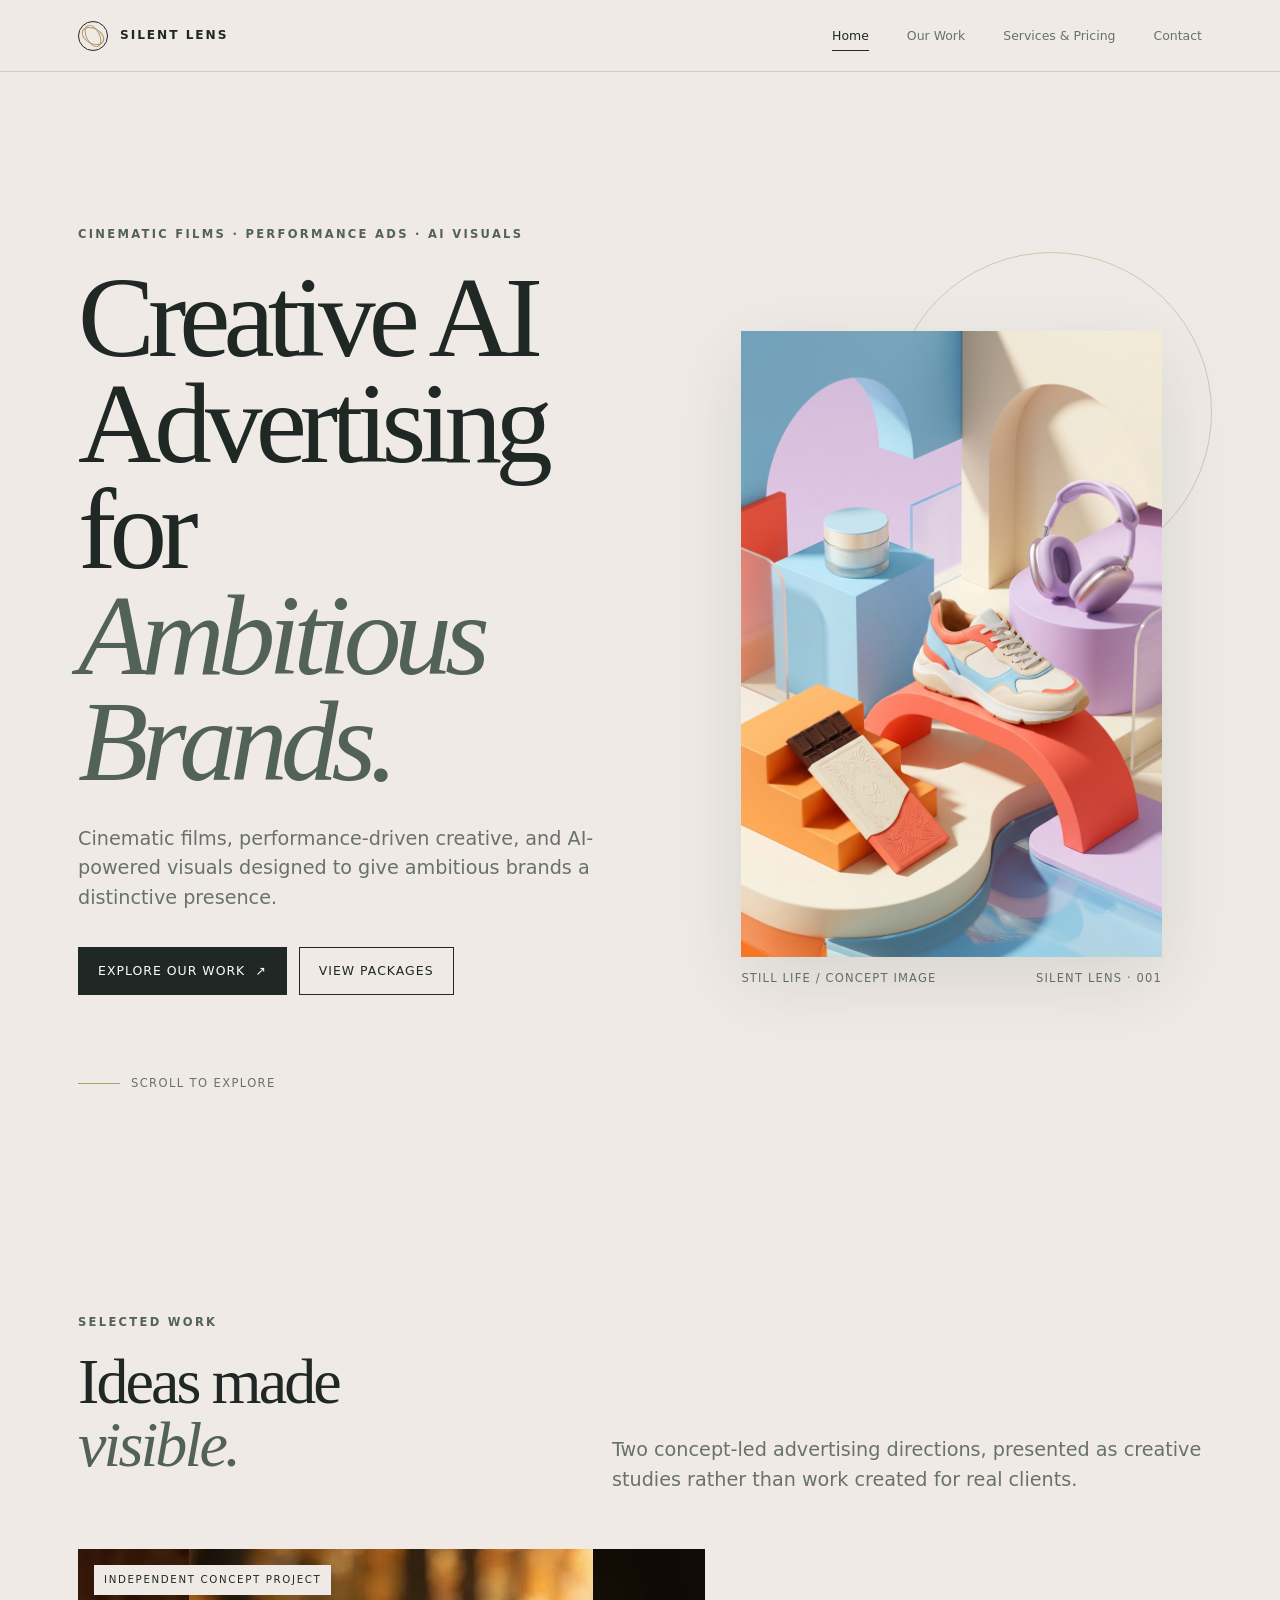
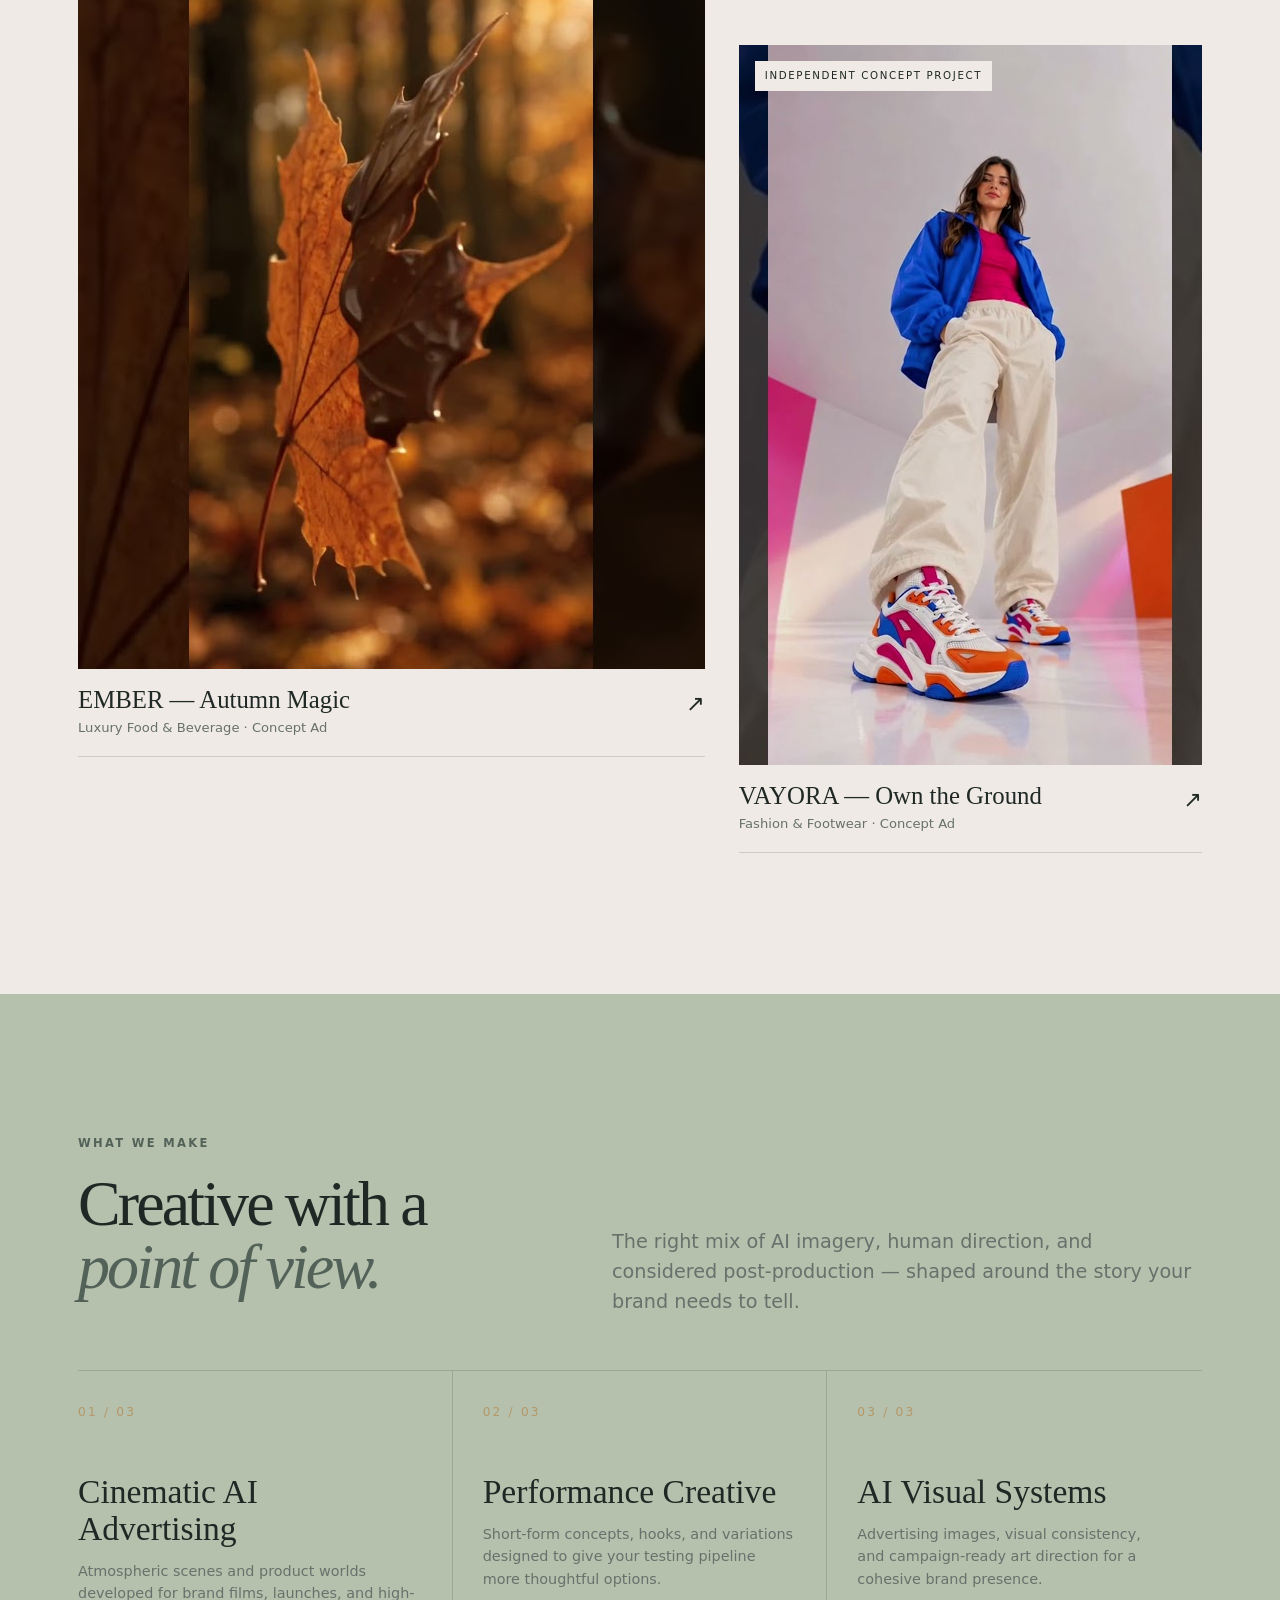
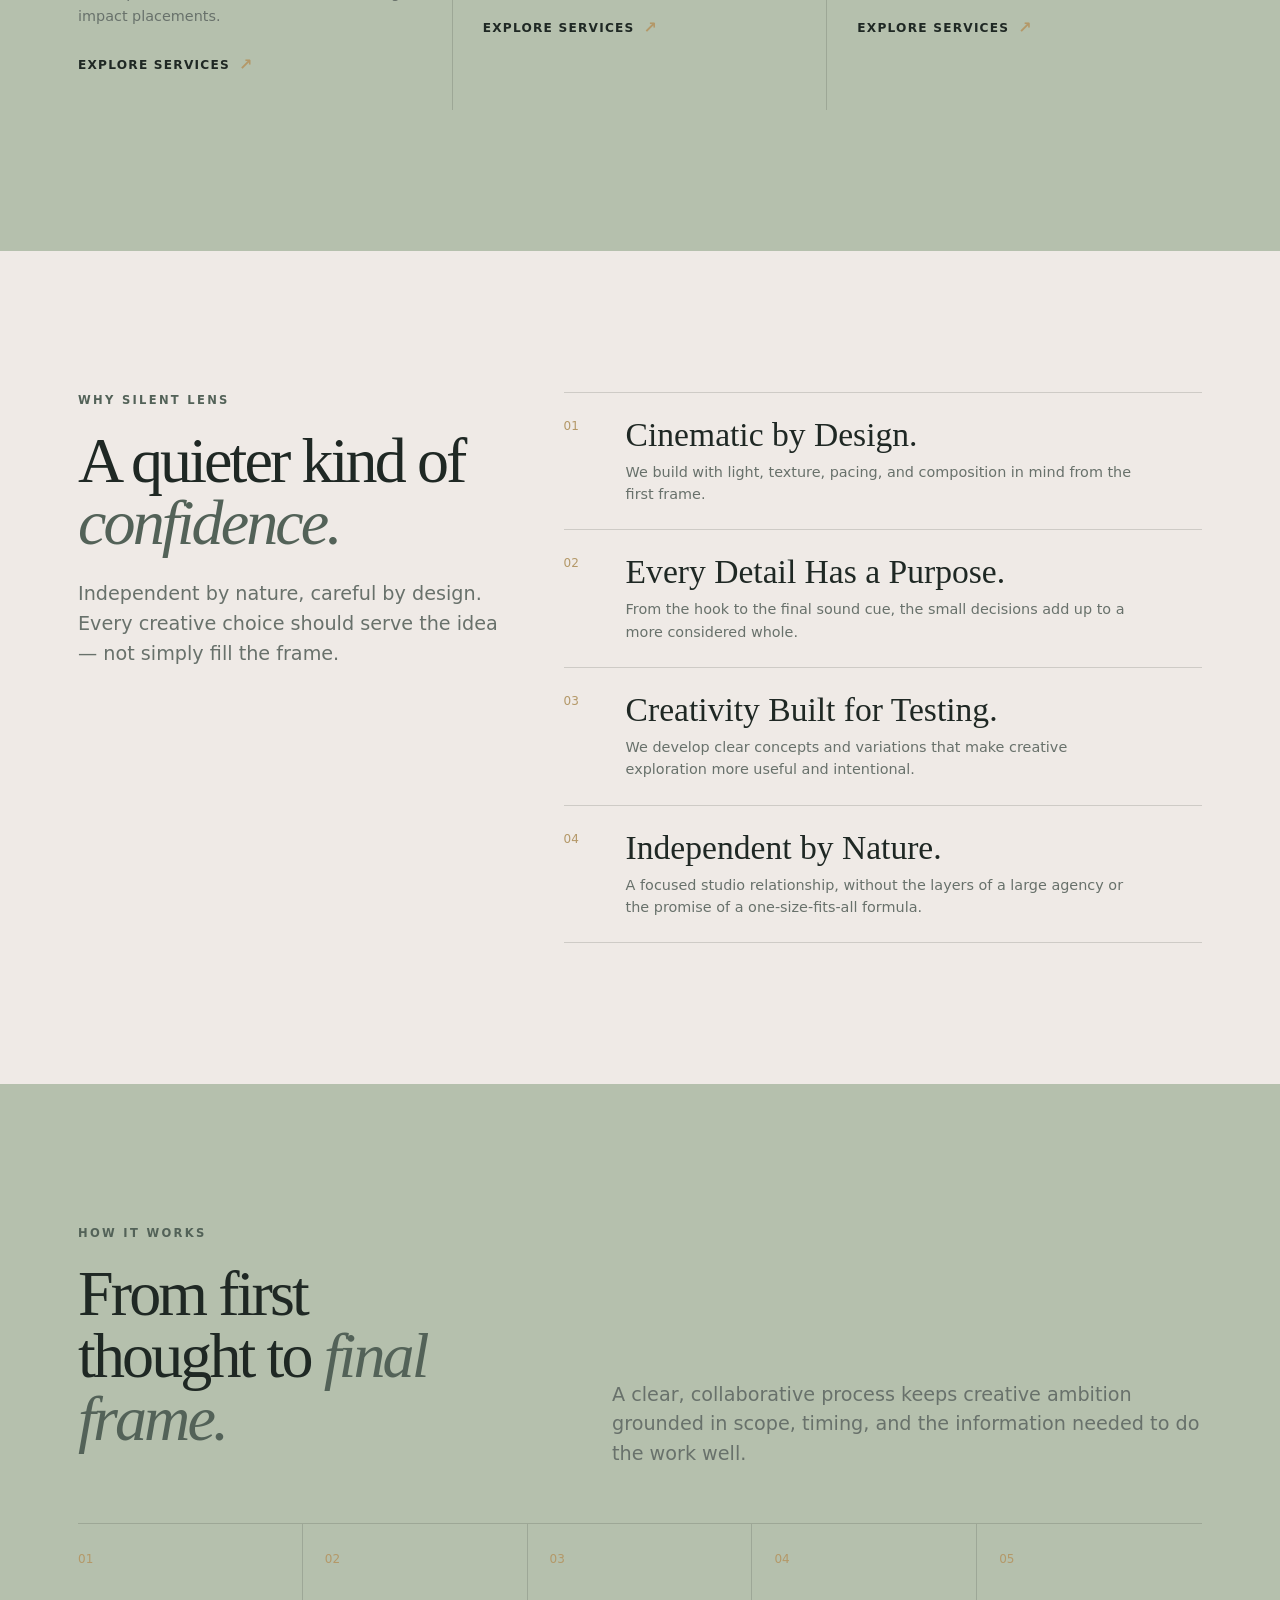
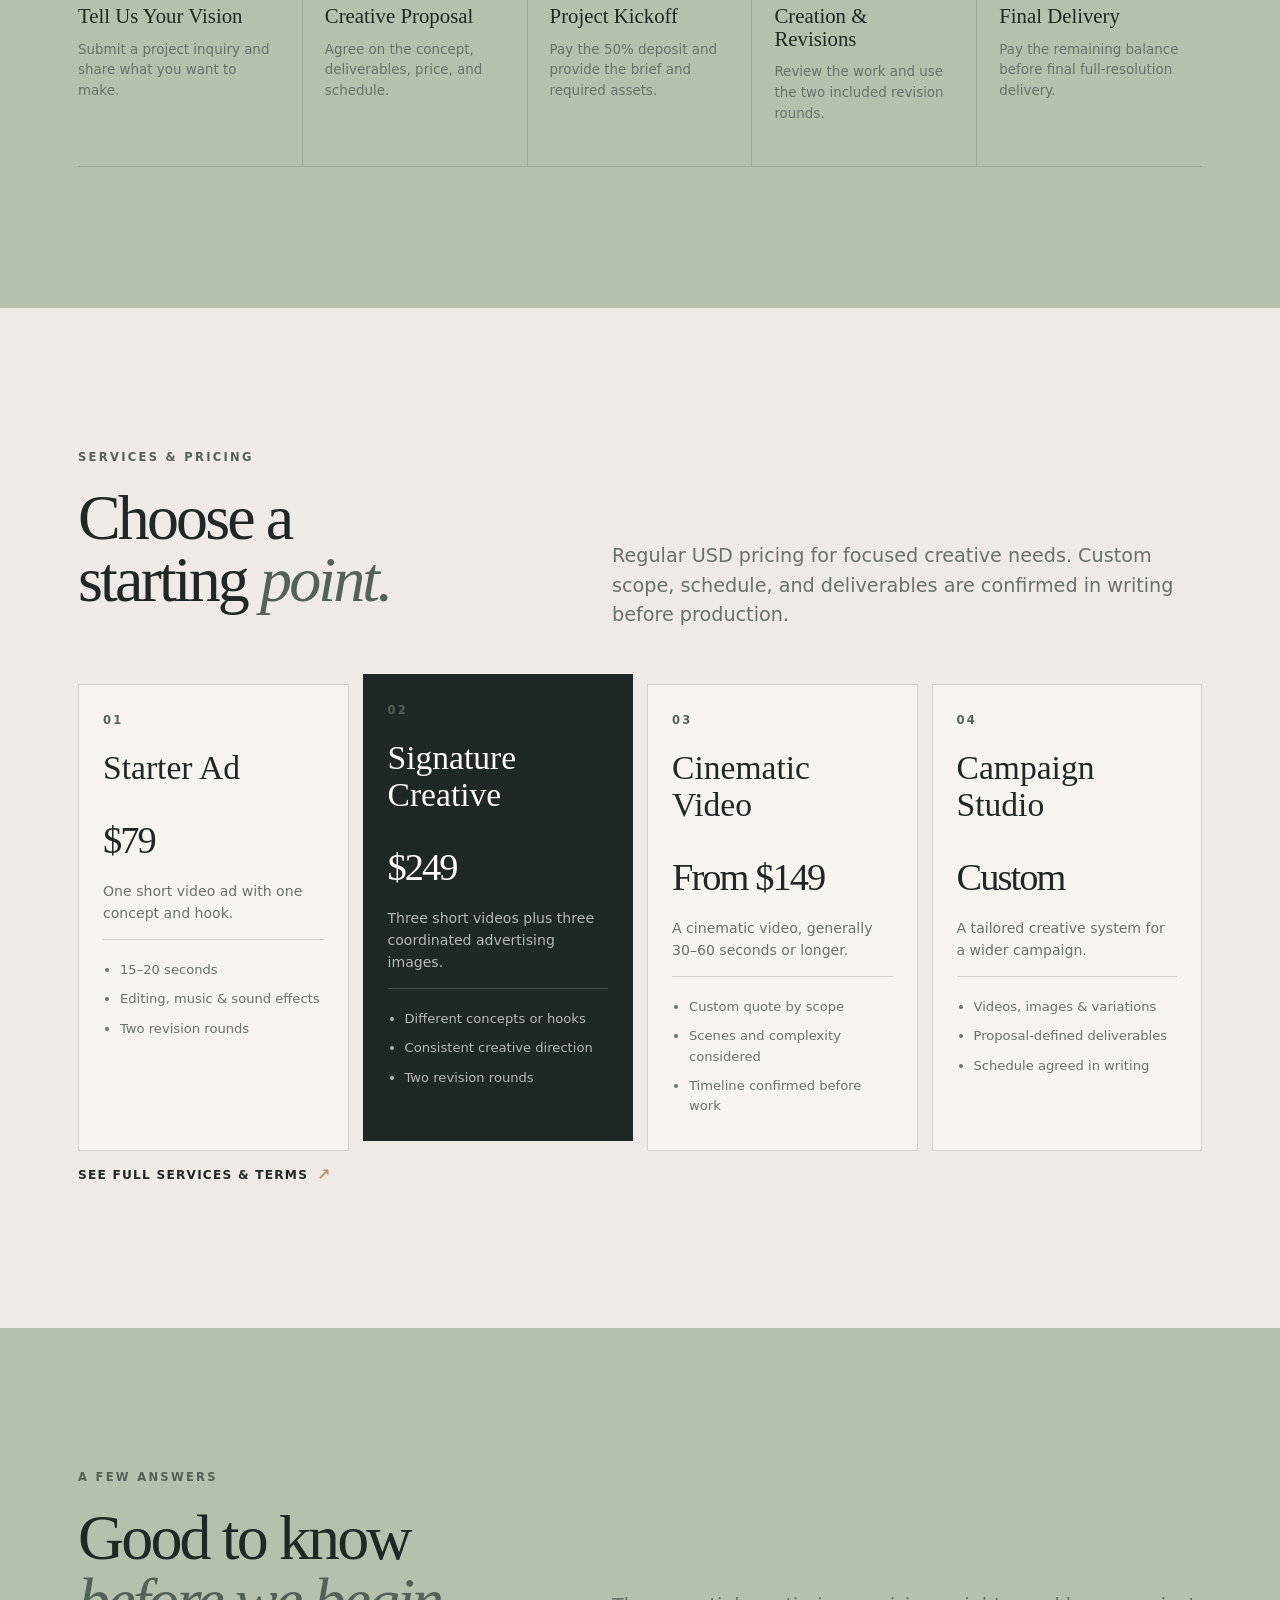
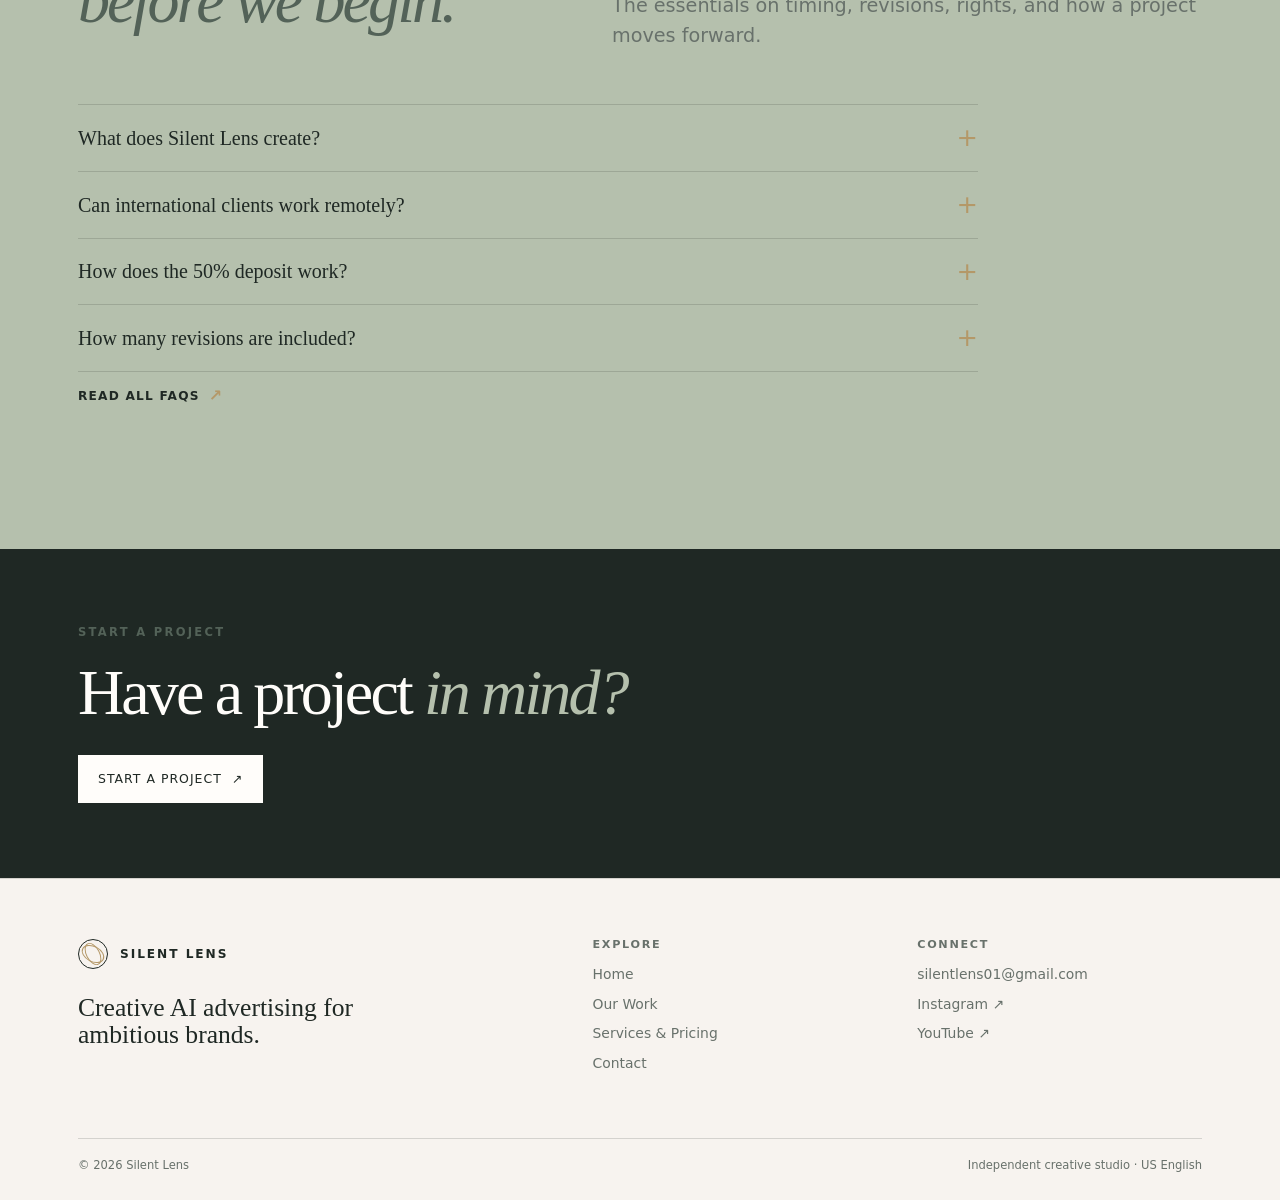
<file: index.html>
<!doctype html>
<html lang="en-US">
<head>
  <meta charset="utf-8">
  <meta name="viewport" content="width=device-width, initial-scale=1">
  <title>Silent Lens — Creative AI Advertising for Ambitious Brands</title>
  <meta name="description" content="Silent Lens creates cinematic AI advertising, performance creative, and AI-powered visuals for ambitious brands worldwide.">
  <link rel="canonical" href="/">
  <meta property="og:title" content="Silent Lens — Creative AI Advertising">
  <meta property="og:description" content="Cinematic films, performance-driven creative, and AI-powered visuals for ambitious brands.">
  <meta property="og:type" content="website">
  <meta property="og:image" content="assets/hero-still-life-colorful-products.jpeg">
  <link rel="stylesheet" href="styles.css">
  <script defer src="script.js"></script>
</head>
<body>
<header class="site-header">
  <div class="nav-wrap">
    <a class="wordmark" href="index.html" aria-label="Silent Lens home"><span class="mark" aria-hidden="true"></span><span>Silent Lens</span></a>
    <button class="nav-toggle" aria-expanded="false" aria-controls="main-nav" aria-label="Open navigation">Menu</button>
    <nav class="nav-links" id="main-nav" aria-label="Primary navigation">
      <a href="index.html" aria-current="page">Home</a><a href="work.html">Our Work</a><a href="services.html">Services &amp; Pricing</a><a href="contact.html">Contact</a>
    </nav>
  </div>
</header>
<main>
  <section class="hero"><div class="container hero-grid">
    <div class="hero-copy"><p class="eyebrow">Cinematic Films · Performance Ads · AI Visuals</p><h1 class="display">Creative AI Advertising for <em>Ambitious Brands.</em></h1><p class="lede">Cinematic films, performance-driven creative, and AI-powered visuals designed to give ambitious brands a distinctive presence.</p><div class="hero-actions"><a class="btn" href="work.html">Explore Our Work <span>↗</span></a><a class="btn btn-secondary" href="services.html">View Packages</a></div><div class="hero-note">Scroll to explore</div></div>
    <figure class="hero-visual"><img src="assets/hero-still-life-colorful-products.jpeg" width="848" height="1264" alt="Colorful editorial still life with a sneaker, headphones, skincare jar, and chocolate"><figcaption class="visual-caption"><span>Still life / concept image</span><span>Silent Lens · 001</span></figcaption></figure>
  </div></section>

  <section class="section" id="selected-work"><div class="container"><div class="split-heading"><div><p class="eyebrow">Selected work</p><h2>Ideas made <em>visible.</em></h2></div><p class="lede">Two concept-led advertising directions, presented as creative studies rather than work created for real clients.</p></div><div class="work-grid">
    <a class="project-card" href="work.html#project-one"><div class="project-image"><img src="assets/ember-thumbnail.jpg" loading="lazy" width="1280" height="720" alt="Official video thumbnail showing EMBER dark chocolate in a warm autumn atmosphere"><span class="project-label">Independent Concept Project</span></div><div class="project-meta"><div><h3>EMBER — Autumn Magic</h3><p>Luxury Food &amp; Beverage · Concept Ad</p></div><span class="arrow" aria-hidden="true">↗</span></div></a>
    <a class="project-card" href="work.html#project-two"><div class="project-image"><img src="assets/vayora-thumbnail.jpg" loading="lazy" width="1280" height="720" alt="Official video thumbnail showing a colorful premium sneaker for VAYORA"><span class="project-label">Independent Concept Project</span></div><div class="project-meta"><div><h3>VAYORA — Own the Ground</h3><p>Fashion &amp; Footwear · Concept Ad</p></div><span class="arrow" aria-hidden="true">↗</span></div></a>
  </div></div></section>

  <section class="section sage-band"><div class="container"><div class="split-heading"><div><p class="eyebrow">What we make</p><h2>Creative with a <em>point of view.</em></h2></div><p class="lede">The right mix of AI imagery, human direction, and considered post-production — shaped around the story your brand needs to tell.</p></div><div class="service-grid"><article class="service-item"><span class="service-number">01 / 03</span><h3>Cinematic AI Advertising</h3><p>Atmospheric scenes and product worlds developed for brand films, launches, and high-impact placements.</p><a class="text-link" href="services.html">Explore services</a></article><article class="service-item"><span class="service-number">02 / 03</span><h3>Performance Creative</h3><p>Short-form concepts, hooks, and variations designed to give your testing pipeline more thoughtful options.</p><a class="text-link" href="services.html">Explore services</a></article><article class="service-item"><span class="service-number">03 / 03</span><h3>AI Visual Systems</h3><p>Advertising images, visual consistency, and campaign-ready art direction for a cohesive brand presence.</p><a class="text-link" href="services.html">Explore services</a></article></div></div></section>

  <section class="section"><div class="container principles"><div><p class="eyebrow">Why Silent Lens</p><h2>A quieter kind of <em>confidence.</em></h2><p class="lede">Independent by nature, careful by design. Every creative choice should serve the idea — not simply fill the frame.</p></div><div class="principle-list"><article class="principle"><span class="principle-number">01</span><div><h3>Cinematic by Design.</h3><p>We build with light, texture, pacing, and composition in mind from the first frame.</p></div></article><article class="principle"><span class="principle-number">02</span><div><h3>Every Detail Has a Purpose.</h3><p>From the hook to the final sound cue, the small decisions add up to a more considered whole.</p></div></article><article class="principle"><span class="principle-number">03</span><div><h3>Creativity Built for Testing.</h3><p>We develop clear concepts and variations that make creative exploration more useful and intentional.</p></div></article><article class="principle"><span class="principle-number">04</span><div><h3>Independent by Nature.</h3><p>A focused studio relationship, without the layers of a large agency or the promise of a one-size-fits-all formula.</p></div></article></div></div></section>

  <section class="section sage-band"><div class="container"><div class="split-heading"><div><p class="eyebrow">How it works</p><h2>From first thought to <em>final frame.</em></h2></div><p class="lede">A clear, collaborative process keeps creative ambition grounded in scope, timing, and the information needed to do the work well.</p></div><div class="steps"><article class="step"><span class="step-index">01</span><h3>Tell Us Your Vision</h3><p>Submit a project inquiry and share what you want to make.</p></article><article class="step"><span class="step-index">02</span><h3>Creative Proposal</h3><p>Agree on the concept, deliverables, price, and schedule.</p></article><article class="step"><span class="step-index">03</span><h3>Project Kickoff</h3><p>Pay the 50% deposit and provide the brief and required assets.</p></article><article class="step"><span class="step-index">04</span><h3>Creation &amp; Revisions</h3><p>Review the work and use the two included revision rounds.</p></article><article class="step"><span class="step-index">05</span><h3>Final Delivery</h3><p>Pay the remaining balance before final full-resolution delivery.</p></article></div></div></section>

  <section class="section"><div class="container"><div class="split-heading"><div><p class="eyebrow">Services &amp; pricing</p><h2>Choose a starting <em>point.</em></h2></div><p class="lede">Regular USD pricing for focused creative needs. Custom scope, schedule, and deliverables are confirmed in writing before production.</p></div><div class="price-grid"><article class="price-card"><p class="eyebrow">01</p><h3>Starter Ad</h3><p class="price">$79</p><p class="small">One short video ad with one concept and hook.</p><ul><li>15–20 seconds</li><li>Editing, music &amp; sound effects</li><li>Two revision rounds</li></ul></article><article class="price-card featured"><p class="eyebrow">02</p><h3>Signature Creative</h3><p class="price">$249</p><p class="small">Three short videos plus three coordinated advertising images.</p><ul><li>Different concepts or hooks</li><li>Consistent creative direction</li><li>Two revision rounds</li></ul></article><article class="price-card"><p class="eyebrow">03</p><h3>Cinematic Video</h3><p class="price">From $149</p><p class="small">A cinematic video, generally 30–60 seconds or longer.</p><ul><li>Custom quote by scope</li><li>Scenes and complexity considered</li><li>Timeline confirmed before work</li></ul></article><article class="price-card"><p class="eyebrow">04</p><h3>Campaign Studio</h3><p class="price">Custom</p><p class="small">A tailored creative system for a wider campaign.</p><ul><li>Videos, images &amp; variations</li><li>Proposal-defined deliverables</li><li>Schedule agreed in writing</li></ul></article></div><a class="text-link" href="services.html">See full services &amp; terms</a></div></section>

  <section class="section sage-band"><div class="container"><div class="split-heading"><div><p class="eyebrow">A few answers</p><h2>Good to know <em>before we begin.</em></h2></div><p class="lede">The essentials on timing, revisions, rights, and how a project moves forward.</p></div><div class="faq-list"><details><summary>What does Silent Lens create?</summary><p>Cinematic AI advertising, short-form performance creatives, AI-generated advertising images, creative concepts and hooks, visual storytelling, campaign variations, and cinematic brand films.</p></details><details><summary>Can international clients work remotely?</summary><p>Yes. Silent Lens serves international clients remotely. Scope, communication language, schedule, and deliverables are confirmed in writing before production.</p></details><details><summary>How does the 50% deposit work?</summary><p>A 50% deposit is required before production begins. The remaining 50% is due before final full-resolution deliverables are released.</p></details><details><summary>How many revisions are included?</summary><p>Two revision rounds are included in the specified packages. One revision round means one consolidated batch of feedback.</p></details></div><a class="text-link" href="services.html#faq">Read all FAQs</a></div></section>

  <section class="cta-band"><div class="container"><p class="eyebrow">Start a project</p><h2>Have a project <em>in mind?</em></h2><a class="btn" href="contact.html">Start a Project <span>↗</span></a></div></section>
</main>
<footer class="site-footer"><div class="container"><div class="footer-grid"><div><a class="wordmark" href="index.html"><span class="mark" aria-hidden="true"></span><span>Silent Lens</span></a><p class="footer-title">Creative AI advertising for ambitious brands.</p></div><div class="footer-col"><h3>Explore</h3><a href="index.html">Home</a><a href="work.html">Our Work</a><a href="services.html">Services &amp; Pricing</a><a href="contact.html">Contact</a></div><div class="footer-col"><h3>Connect</h3><a href="mailto:silentlens01@gmail.com">silentlens01@gmail.com</a><a href="https://www.instagram.com/sil_entlens?igsh=MWZ5cGxpajQ4aG9rcw==" target="_blank" rel="noopener">Instagram ↗</a><a href="https://youtube.com/@sil_entlens?si=eXmaPwwq5EKy2Gx1" target="_blank" rel="noopener">YouTube ↗</a></div></div><div class="footer-bottom"><span>© <span data-year></span> Silent Lens</span><span>Independent creative studio · US English</span></div></div></footer>
</body>
</html>
</file>
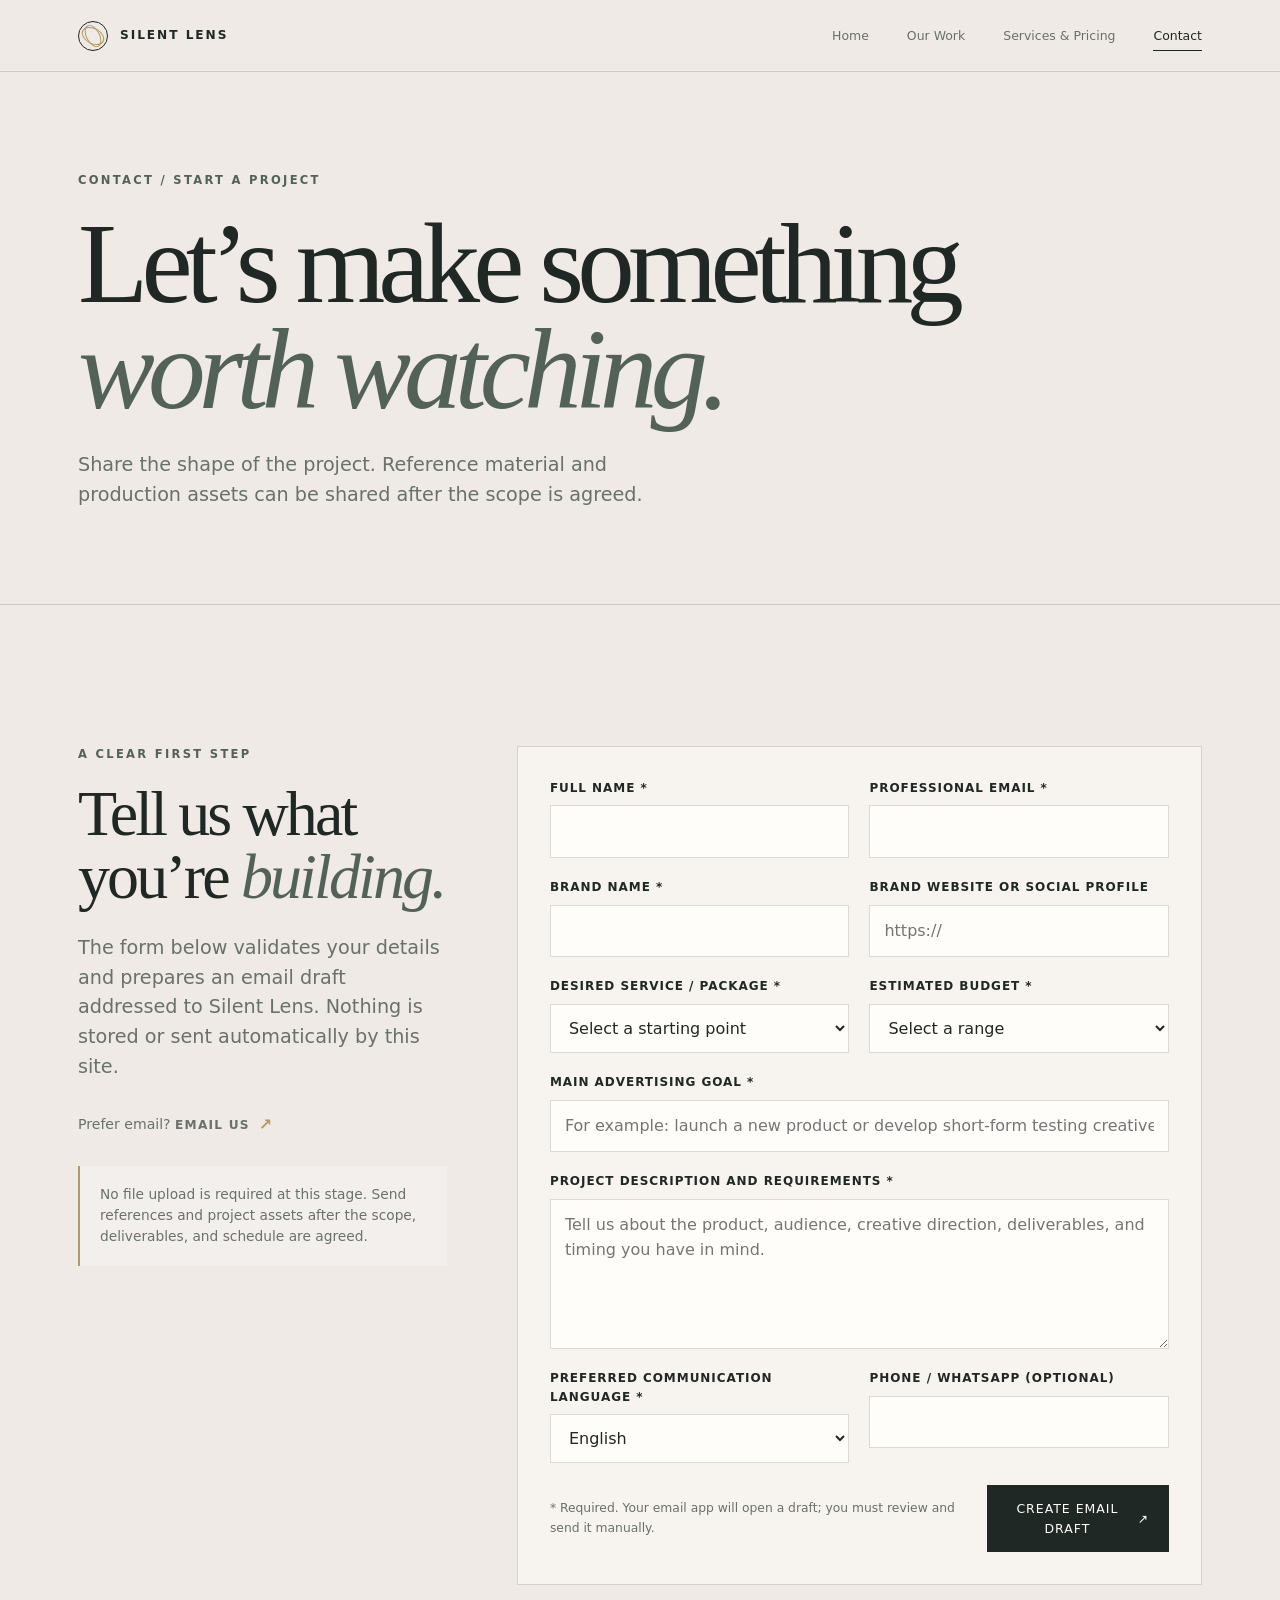
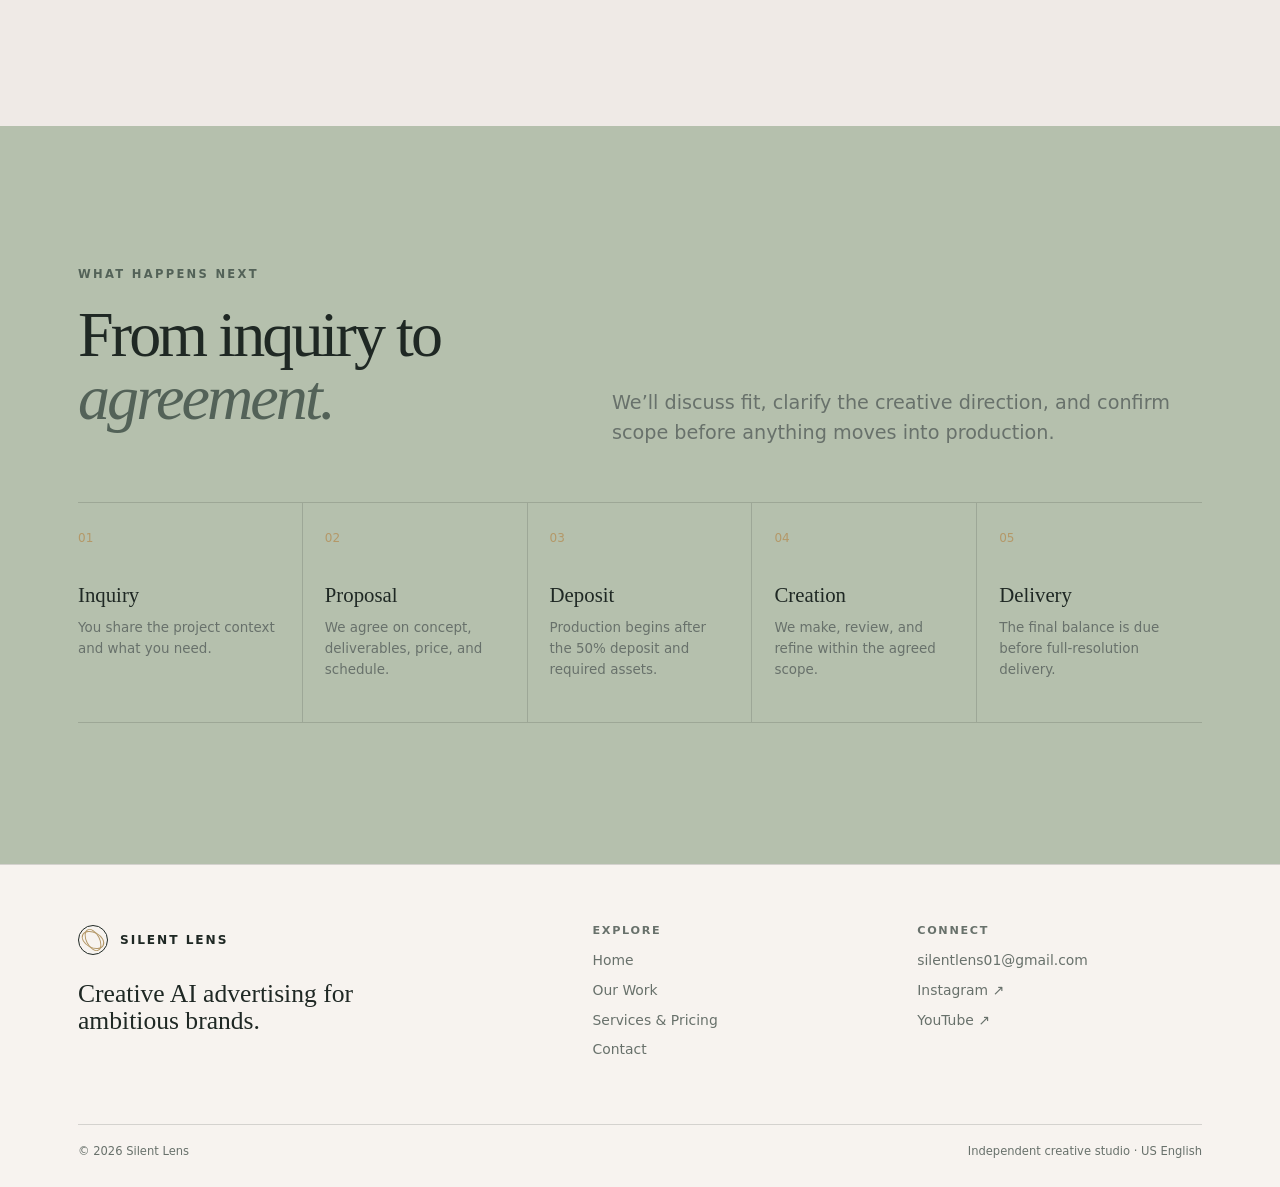
<file: contact.html>
<!doctype html>
<html lang="en-US">
<head><meta charset="utf-8"><meta name="viewport" content="width=device-width, initial-scale=1"><title>Start a Project — Silent Lens</title><meta name="description" content="Tell Silent Lens about your next advertising project. Send a structured inquiry by email draft or write directly to silentlens01@gmail.com."><link rel="canonical" href="/contact.html"><meta property="og:title" content="Start a Project — Silent Lens"><meta property="og:description" content="Share your brief with Silent Lens through a structured project inquiry."><link rel="stylesheet" href="styles.css"><script defer src="script.js"></script></head>
<body>
<header class="site-header"><div class="nav-wrap"><a class="wordmark" href="index.html" aria-label="Silent Lens home"><span class="mark" aria-hidden="true"></span><span>Silent Lens</span></a><button class="nav-toggle" aria-expanded="false" aria-controls="main-nav" aria-label="Open navigation">Menu</button><nav class="nav-links" id="main-nav" aria-label="Primary navigation"><a href="index.html">Home</a><a href="work.html">Our Work</a><a href="services.html">Services &amp; Pricing</a><a href="contact.html" aria-current="page">Contact</a></nav></div></header>
<main><section class="page-hero"><div class="container"><p class="eyebrow">Contact / start a project</p><h1 class="display">Let’s make something <em>worth watching.</em></h1><p class="lede">Share the shape of the project. Reference material and production assets can be shared after the scope is agreed.</p></div></section>
<section class="section"><div class="container contact-grid"><aside class="contact-aside"><p class="eyebrow">A clear first step</p><h2>Tell us what you’re <em>building.</em></h2><p class="lede">The form below validates your details and prepares an email draft addressed to Silent Lens. Nothing is stored or sent automatically by this site.</p><p class="small">Prefer email? <a class="text-link" href="mailto:silentlens01@gmail.com">Email Us</a></p><div class="note-box">No file upload is required at this stage. Send references and project assets after the scope, deliverables, and schedule are agreed.</div></aside><form class="contact-form" id="inquiry-form" novalidate><div class="form-grid"><div class="field"><label for="name">Full name *</label><input id="name" name="name" type="text" autocomplete="name" required></div><div class="field"><label for="email">Professional email *</label><input id="email" name="email" type="email" autocomplete="email" required></div><div class="field"><label for="brand">Brand name *</label><input id="brand" name="brand" type="text" required></div><div class="field"><label for="website">Brand website or social profile</label><input id="website" name="website" type="url" placeholder="https://"></div><div class="field"><label for="service">Desired service / package *</label><select id="service" name="service" required><option value="" selected disabled>Select a starting point</option><option>Starter Ad — $79</option><option>Signature Creative — $249</option><option>Cinematic Video — From $149</option><option>Campaign Studio — Custom Quote</option><option>Not sure yet</option></select></div><div class="field"><label for="budget">Estimated budget *</label><select id="budget" name="budget" required><option value="" selected disabled>Select a range</option><option>Under $100</option><option>$100–$249</option><option>$250–$499</option><option>$500+</option><option>Not sure yet</option></select></div><div class="field full"><label for="goal">Main advertising goal *</label><input id="goal" name="goal" type="text" placeholder="For example: launch a new product or develop short-form testing creative" required></div><div class="field full"><label for="description">Project description and requirements *</label><textarea id="description" name="description" placeholder="Tell us about the product, audience, creative direction, deliverables, and timing you have in mind." required></textarea></div><div class="field"><label for="language">Preferred communication language *</label><select id="language" name="language" required><option value="English">English</option><option value="French">French</option><option value="Arabic">Arabic</option></select></div><div class="field"><label for="phone">Phone / WhatsApp (optional)</label><input id="phone" name="phone" type="tel" autocomplete="tel"></div></div><div class="form-footer"><span class="field-hint">* Required. Your email app will open a draft; you must review and send it manually.</span><button class="btn" type="submit">Create Email Draft <span>↗</span></button></div><p class="form-status hidden" id="form-status" aria-live="polite"></p></form></div></section>
<section class="section sage-band"><div class="container"><div class="split-heading"><div><p class="eyebrow">What happens next</p><h2>From inquiry to <em>agreement.</em></h2></div><p class="lede">We’ll discuss fit, clarify the creative direction, and confirm scope before anything moves into production.</p></div><div class="steps"><article class="step"><span class="step-index">01</span><h3>Inquiry</h3><p>You share the project context and what you need.</p></article><article class="step"><span class="step-index">02</span><h3>Proposal</h3><p>We agree on concept, deliverables, price, and schedule.</p></article><article class="step"><span class="step-index">03</span><h3>Deposit</h3><p>Production begins after the 50% deposit and required assets.</p></article><article class="step"><span class="step-index">04</span><h3>Creation</h3><p>We make, review, and refine within the agreed scope.</p></article><article class="step"><span class="step-index">05</span><h3>Delivery</h3><p>The final balance is due before full-resolution delivery.</p></article></div></div></section></main>
<footer class="site-footer"><div class="container"><div class="footer-grid"><div><a class="wordmark" href="index.html"><span class="mark" aria-hidden="true"></span><span>Silent Lens</span></a><p class="footer-title">Creative AI advertising for ambitious brands.</p></div><div class="footer-col"><h3>Explore</h3><a href="index.html">Home</a><a href="work.html">Our Work</a><a href="services.html">Services &amp; Pricing</a><a href="contact.html">Contact</a></div><div class="footer-col"><h3>Connect</h3><a href="mailto:silentlens01@gmail.com">silentlens01@gmail.com</a><a href="https://www.instagram.com/sil_entlens?igsh=MWZ5cGxpajQ4aG9rcw==" target="_blank" rel="noopener">Instagram ↗</a><a href="https://youtube.com/@sil_entlens?si=eXmaPwwq5EKy2Gx1" target="_blank" rel="noopener">YouTube ↗</a></div></div><div class="footer-bottom"><span>© <span data-year></span> Silent Lens</span><span>Independent creative studio · US English</span></div></div></footer>
</body></html>
</file>
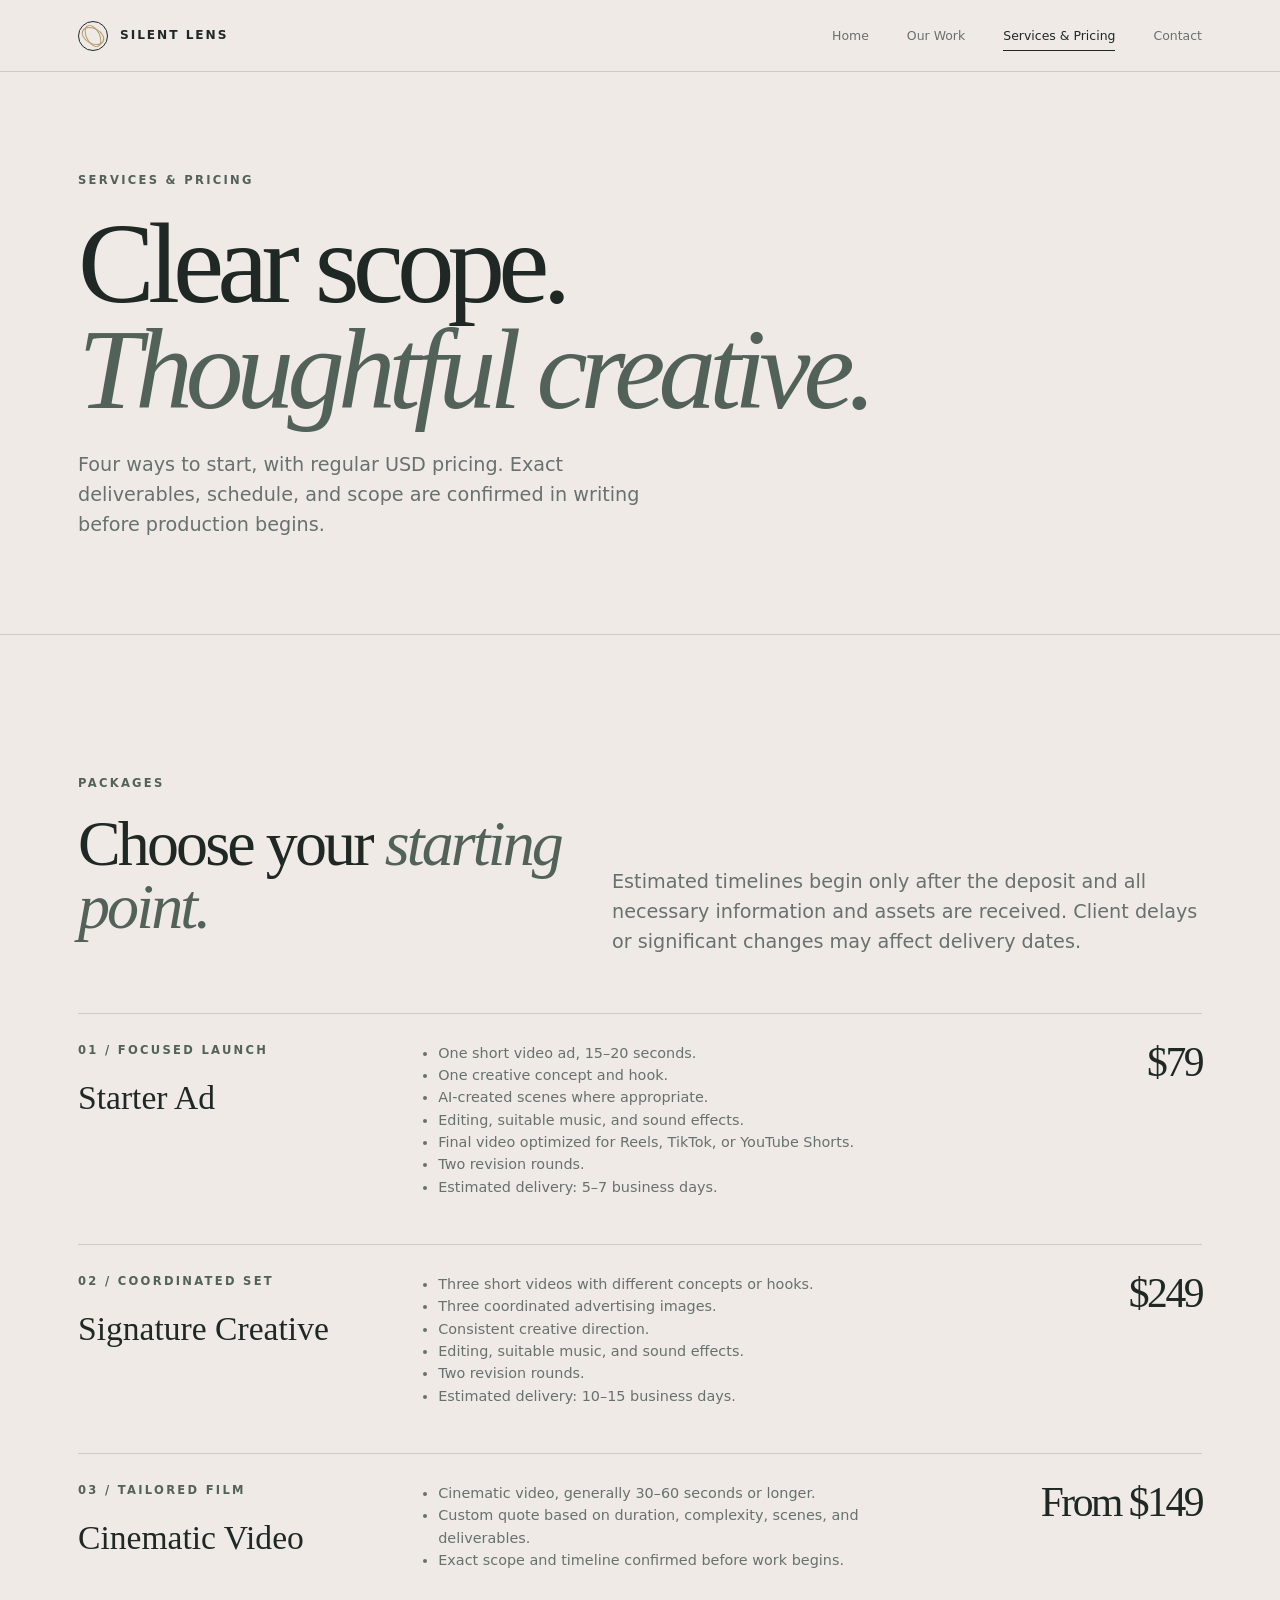
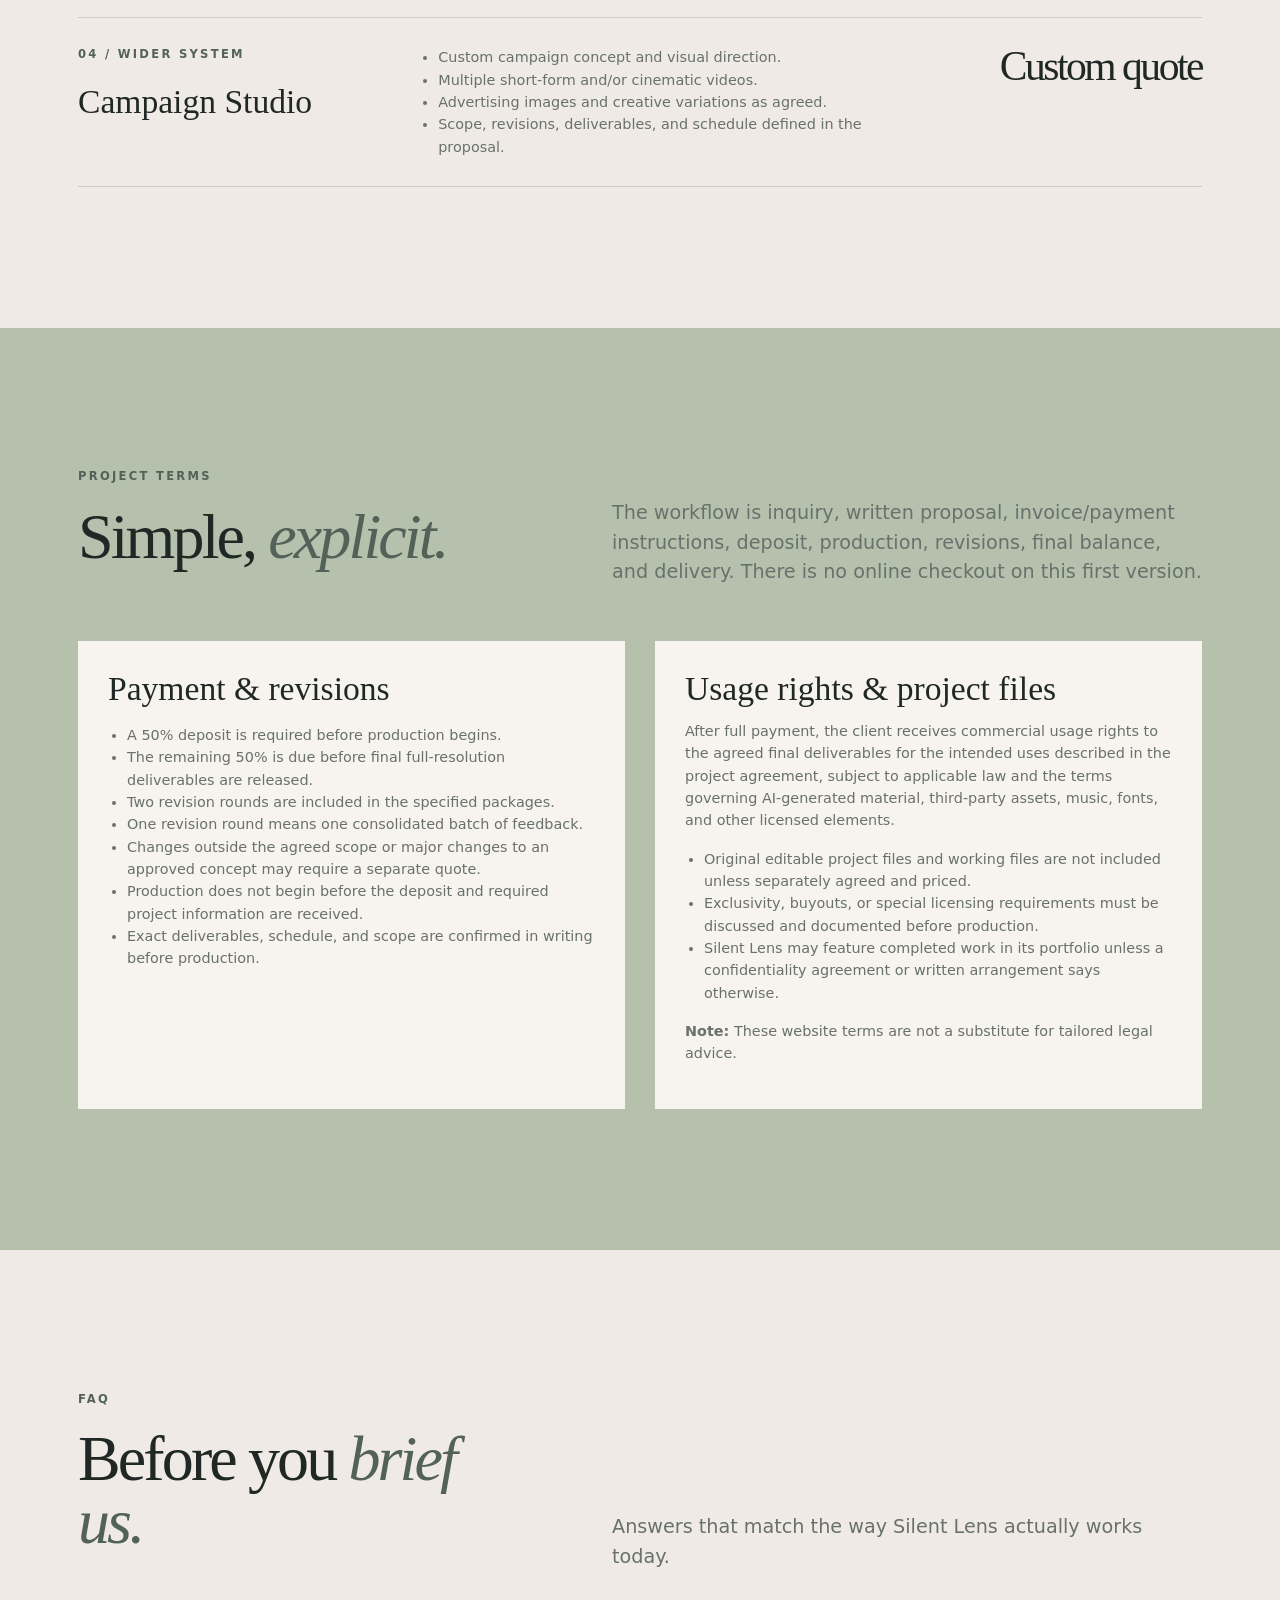
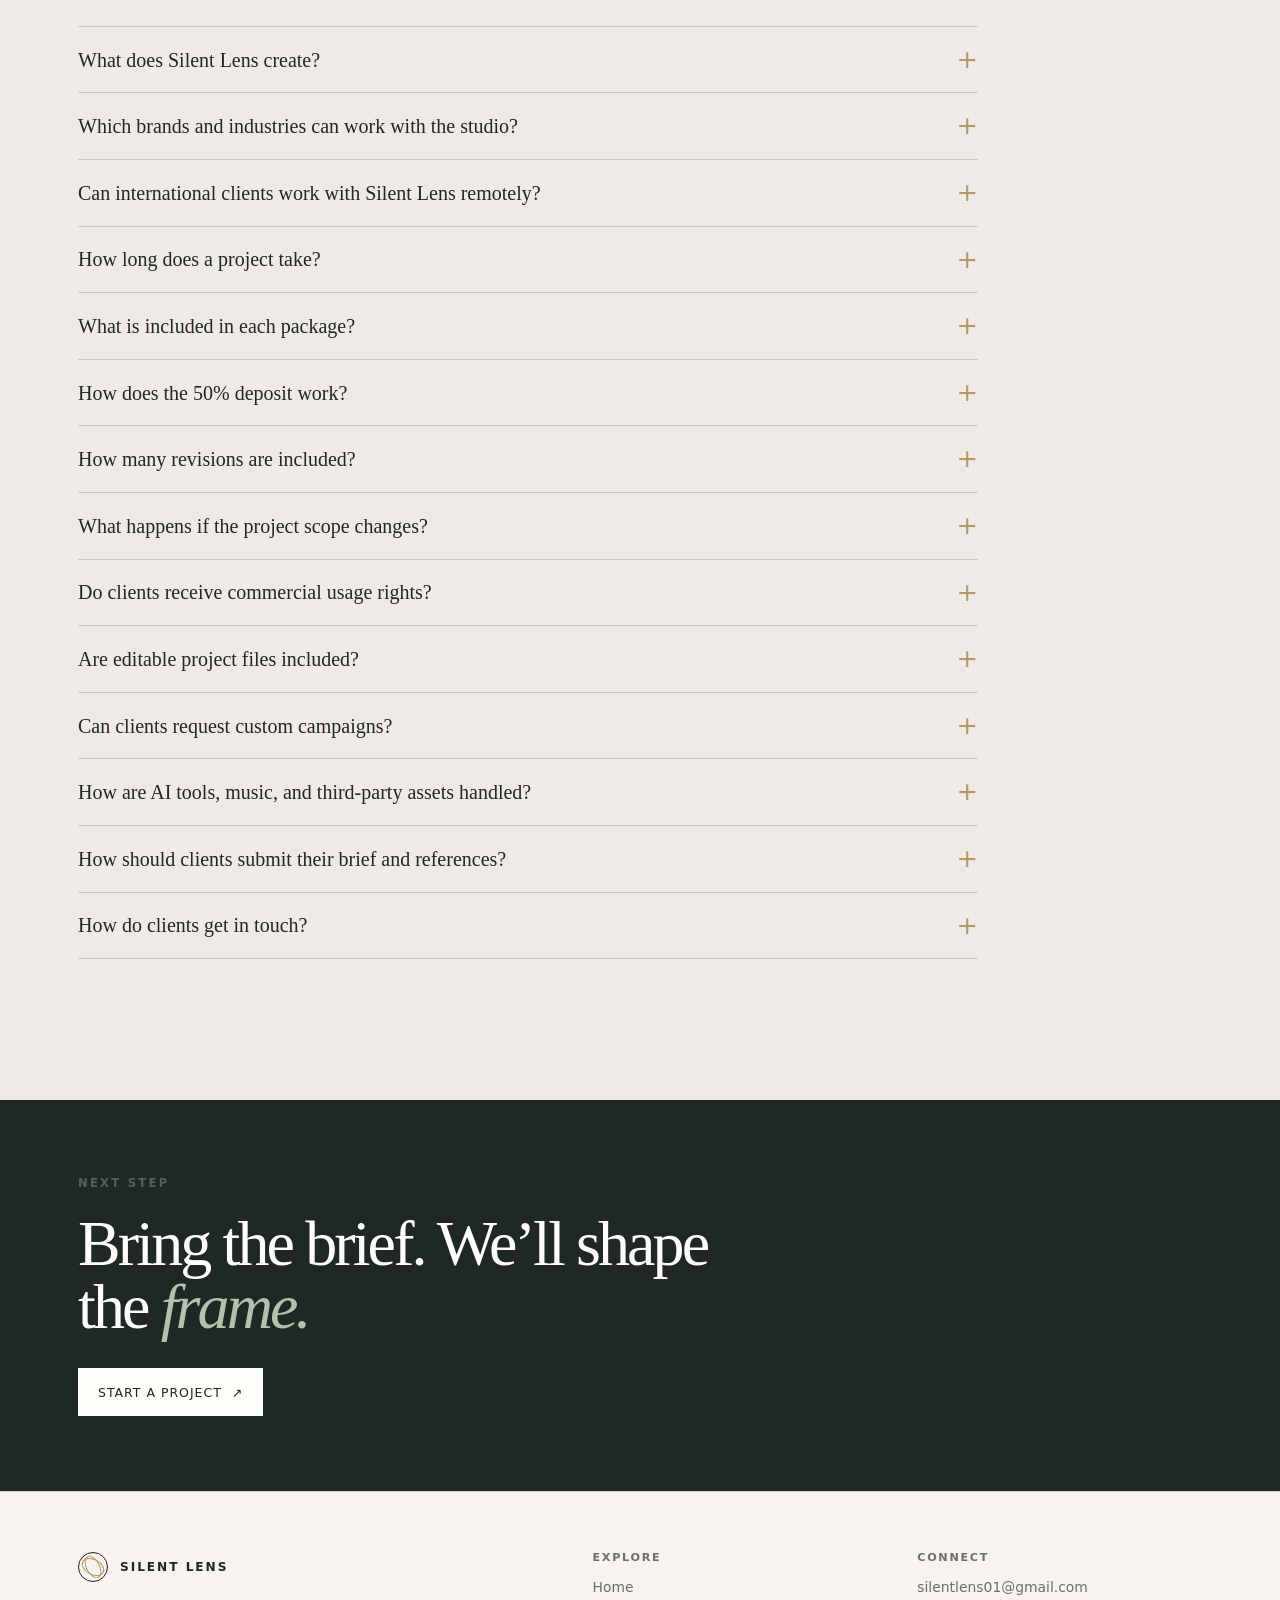
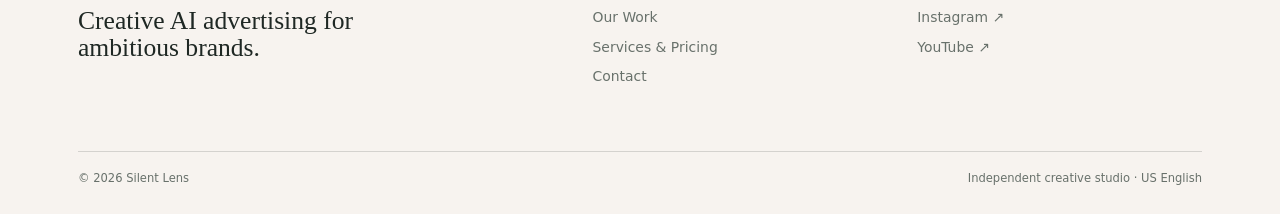
<file: services.html>
<!doctype html>
<html lang="en-US">
<head><meta charset="utf-8"><meta name="viewport" content="width=device-width, initial-scale=1"><title>Services &amp; Pricing — Silent Lens</title><meta name="description" content="Transparent USD packages for cinematic AI advertising, performance creative, AI visuals, and custom campaign studio work."><link rel="canonical" href="/services.html"><meta property="og:title" content="Services & Pricing — Silent Lens"><meta property="og:description" content="Transparent packages for cinematic AI advertising and performance creative."><link rel="stylesheet" href="styles.css"><script defer src="script.js"></script></head>
<body>
<header class="site-header"><div class="nav-wrap"><a class="wordmark" href="index.html" aria-label="Silent Lens home"><span class="mark" aria-hidden="true"></span><span>Silent Lens</span></a><button class="nav-toggle" aria-expanded="false" aria-controls="main-nav" aria-label="Open navigation">Menu</button><nav class="nav-links" id="main-nav" aria-label="Primary navigation"><a href="index.html">Home</a><a href="work.html">Our Work</a><a href="services.html" aria-current="page">Services &amp; Pricing</a><a href="contact.html">Contact</a></nav></div></header>
<main><section class="page-hero"><div class="container"><p class="eyebrow">Services &amp; pricing</p><h1 class="display">Clear scope. <em>Thoughtful creative.</em></h1><p class="lede">Four ways to start, with regular USD pricing. Exact deliverables, schedule, and scope are confirmed in writing before production begins.</p></div></section>
<section class="section"><div class="container"><div class="pricing-intro"><div><p class="eyebrow">Packages</p><h2>Choose your <em>starting point.</em></h2></div><p class="lede">Estimated timelines begin only after the deposit and all necessary information and assets are received. Client delays or significant changes may affect delivery dates.</p></div><div class="large-price-grid"><article class="large-price-card"><div><p class="eyebrow">01 / Focused launch</p><h3>Starter Ad</h3></div><ul><li>One short video ad, 15–20 seconds.</li><li>One creative concept and hook.</li><li>AI-created scenes where appropriate.</li><li>Editing, suitable music, and sound effects.</li><li>Final video optimized for Reels, TikTok, or YouTube Shorts.</li><li>Two revision rounds.</li><li>Estimated delivery: 5–7 business days.</li></ul><div class="large-price">$79</div></article><article class="large-price-card"><div><p class="eyebrow">02 / Coordinated set</p><h3>Signature Creative</h3></div><ul><li>Three short videos with different concepts or hooks.</li><li>Three coordinated advertising images.</li><li>Consistent creative direction.</li><li>Editing, suitable music, and sound effects.</li><li>Two revision rounds.</li><li>Estimated delivery: 10–15 business days.</li></ul><div class="large-price">$249</div></article><article class="large-price-card"><div><p class="eyebrow">03 / Tailored film</p><h3>Cinematic Video</h3></div><ul><li>Cinematic video, generally 30–60 seconds or longer.</li><li>Custom quote based on duration, complexity, scenes, and deliverables.</li><li>Exact scope and timeline confirmed before work begins.</li></ul><div class="large-price">From $149</div></article><article class="large-price-card"><div><p class="eyebrow">04 / Wider system</p><h3>Campaign Studio</h3></div><ul><li>Custom campaign concept and visual direction.</li><li>Multiple short-form and/or cinematic videos.</li><li>Advertising images and creative variations as agreed.</li><li>Scope, revisions, deliverables, and schedule defined in the proposal.</li></ul><div class="large-price">Custom quote</div></article></div></div></section>
<section class="section sage-band"><div class="container"><div class="split-heading"><div><p class="eyebrow">Project terms</p><h2>Simple, <em>explicit.</em></h2></div><p class="lede">The workflow is inquiry, written proposal, invoice/payment instructions, deposit, production, revisions, final balance, and delivery. There is no online checkout on this first version.</p></div><div class="policy-grid"><article class="policy-card"><h3>Payment &amp; revisions</h3><ul><li>A 50% deposit is required before production begins.</li><li>The remaining 50% is due before final full-resolution deliverables are released.</li><li>Two revision rounds are included in the specified packages.</li><li>One revision round means one consolidated batch of feedback.</li><li>Changes outside the agreed scope or major changes to an approved concept may require a separate quote.</li><li>Production does not begin before the deposit and required project information are received.</li><li>Exact deliverables, schedule, and scope are confirmed in writing before production.</li></ul></article><article class="policy-card"><h3>Usage rights &amp; project files</h3><p>After full payment, the client receives commercial usage rights to the agreed final deliverables for the intended uses described in the project agreement, subject to applicable law and the terms governing AI-generated material, third-party assets, music, fonts, and other licensed elements.</p><ul><li>Original editable project files and working files are not included unless separately agreed and priced.</li><li>Exclusivity, buyouts, or special licensing requirements must be discussed and documented before production.</li><li>Silent Lens may feature completed work in its portfolio unless a confidentiality agreement or written arrangement says otherwise.</li></ul><p><strong>Note:</strong> These website terms are not a substitute for tailored legal advice.</p></article></div></div></section>
<section class="section" id="faq"><div class="container"><div class="split-heading"><div><p class="eyebrow">FAQ</p><h2>Before you <em>brief us.</em></h2></div><p class="lede">Answers that match the way Silent Lens actually works today.</p></div><div class="faq-list"><details><summary>What does Silent Lens create?</summary><p>Cinematic AI advertising, short-form performance ad creatives, AI-generated advertising images, creative concepts, hooks, visual storytelling, campaign variations, and cinematic brand films.</p></details><details><summary>Which brands and industries can work with the studio?</summary><p>Ambitious brands and startups across categories can get in touch. The right fit depends on the brief, visual needs, timeline, and agreed scope rather than a fixed industry list.</p></details><details><summary>Can international clients work with Silent Lens remotely?</summary><p>Yes. The studio works remotely with international clients. Communication language can be English, French, or Arabic, subject to the agreed project workflow.</p></details><details><summary>How long does a project take?</summary><p>Starter Ad projects are estimated at 5–7 business days and Signature Creative at 10–15 business days. Cinematic Video and Campaign Studio timelines depend on confirmed scope. Estimates begin after the deposit and all needed information/assets are received.</p></details><details><summary>What is included in each package?</summary><p>See the package details above. Packages do not automatically include unlimited revisions, source files, paid advertising management, or guaranteed campaign performance.</p></details><details><summary>How does the 50% deposit work?</summary><p>A 50% deposit is required before production begins. The remaining 50% is due before final full-resolution deliverables are released. Payment instructions are handled through the written proposal and invoice/payment instructions.</p></details><details><summary>How many revisions are included?</summary><p>Two revision rounds are included in the specified packages. Each round is one consolidated batch of feedback rather than unlimited ongoing changes.</p></details><details><summary>What happens if the project scope changes?</summary><p>Changes outside the agreed scope or major changes to an approved concept may require a separate quote. Scope, deliverables, and schedule are confirmed in writing before production.</p></details><details><summary>Do clients receive commercial usage rights?</summary><p>After full payment, the client receives commercial usage rights to the agreed final deliverables for the intended uses described in the project agreement, subject to applicable law and the terms governing AI-generated material and licensed elements.</p></details><details><summary>Are editable project files included?</summary><p>Original editable project files and working files are not included unless separately agreed and priced.</p></details><details><summary>Can clients request custom campaigns?</summary><p>Yes. Campaign Studio is designed for custom campaign concepts, visual direction, multiple videos, advertising images, and creative variations defined in a proposal.</p></details><details><summary>How are AI tools, music, and third-party assets handled?</summary><p>They are selected and handled subject to the applicable tool terms and licenses. The project agreement should document relevant deliverables, usage, and any special licensing requirements.</p></details><details><summary>How should clients submit their brief and references?</summary><p>Start with the inquiry form or email. Reference material and project assets can be shared after scope is agreed; file uploads are not required on this first inquiry form.</p></details><details><summary>How do clients get in touch?</summary><p>Use the <a href="contact.html">project inquiry form</a> or email <a href="mailto:silentlens01@gmail.com">silentlens01@gmail.com</a>.</p></details></div></div></section>
<section class="cta-band"><div class="container"><p class="eyebrow">Next step</p><h2>Bring the brief. We’ll shape the <em>frame.</em></h2><a class="btn" href="contact.html">Start a Project <span>↗</span></a></div></section></main>
<footer class="site-footer"><div class="container"><div class="footer-grid"><div><a class="wordmark" href="index.html"><span class="mark" aria-hidden="true"></span><span>Silent Lens</span></a><p class="footer-title">Creative AI advertising for ambitious brands.</p></div><div class="footer-col"><h3>Explore</h3><a href="index.html">Home</a><a href="work.html">Our Work</a><a href="services.html">Services &amp; Pricing</a><a href="contact.html">Contact</a></div><div class="footer-col"><h3>Connect</h3><a href="mailto:silentlens01@gmail.com">silentlens01@gmail.com</a><a href="https://www.instagram.com/sil_entlens?igsh=MWZ5cGxpajQ4aG9rcw==" target="_blank" rel="noopener">Instagram ↗</a><a href="https://youtube.com/@sil_entlens?si=eXmaPwwq5EKy2Gx1" target="_blank" rel="noopener">YouTube ↗</a></div></div><div class="footer-bottom"><span>© <span data-year></span> Silent Lens</span><span>Independent creative studio · US English</span></div></div></footer>
</body></html>
</file>
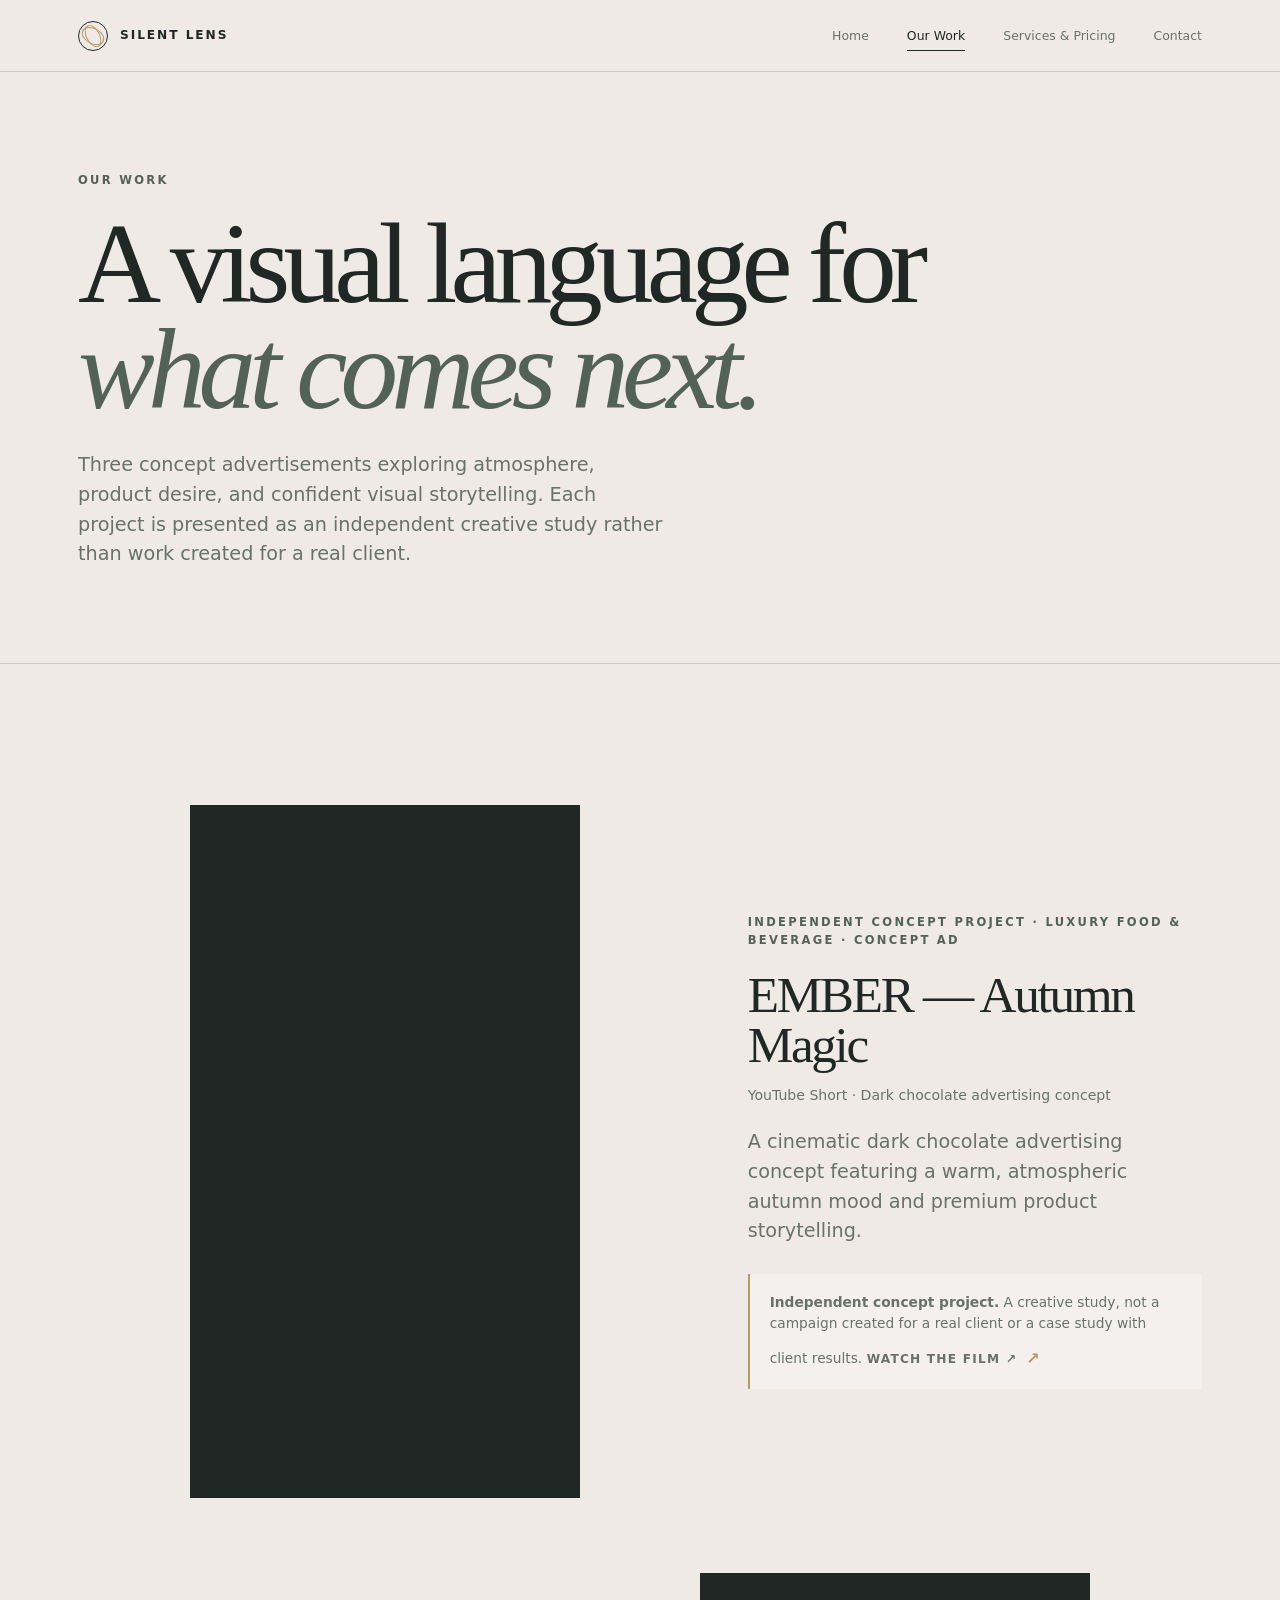
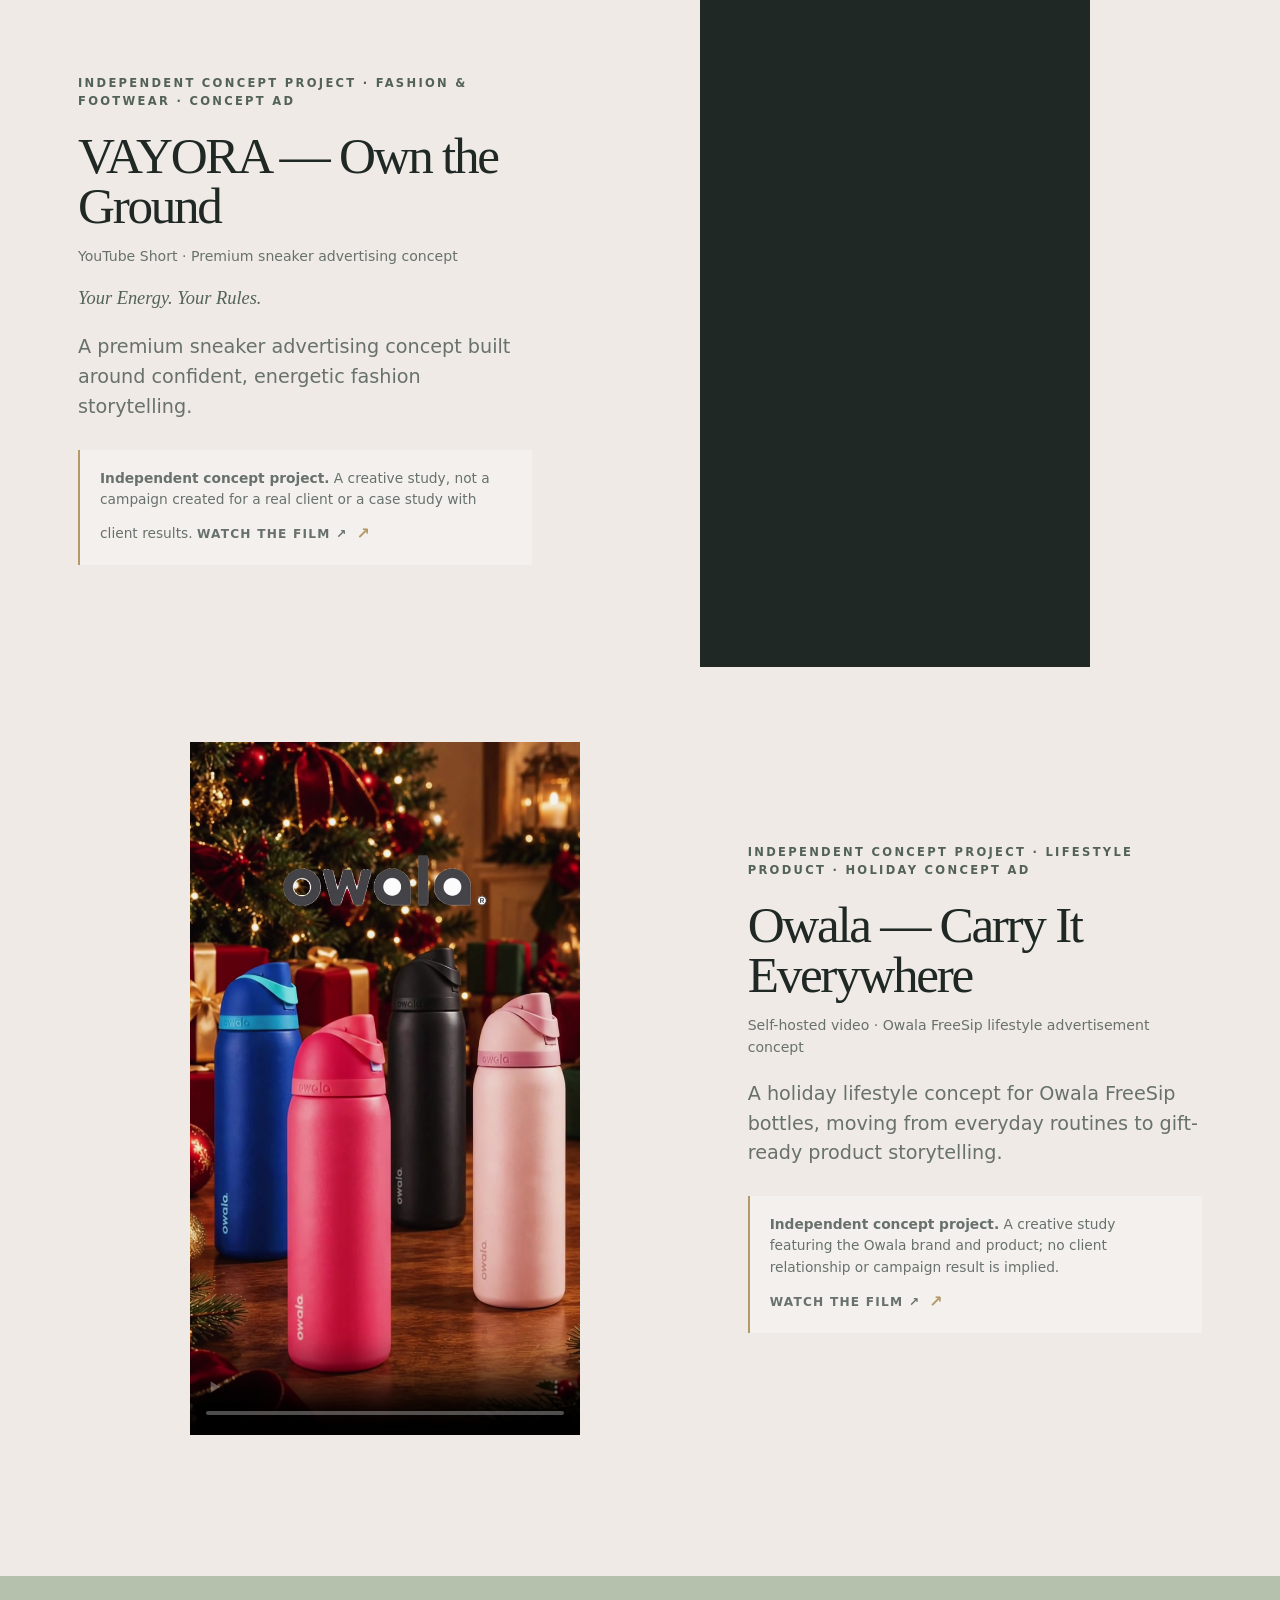
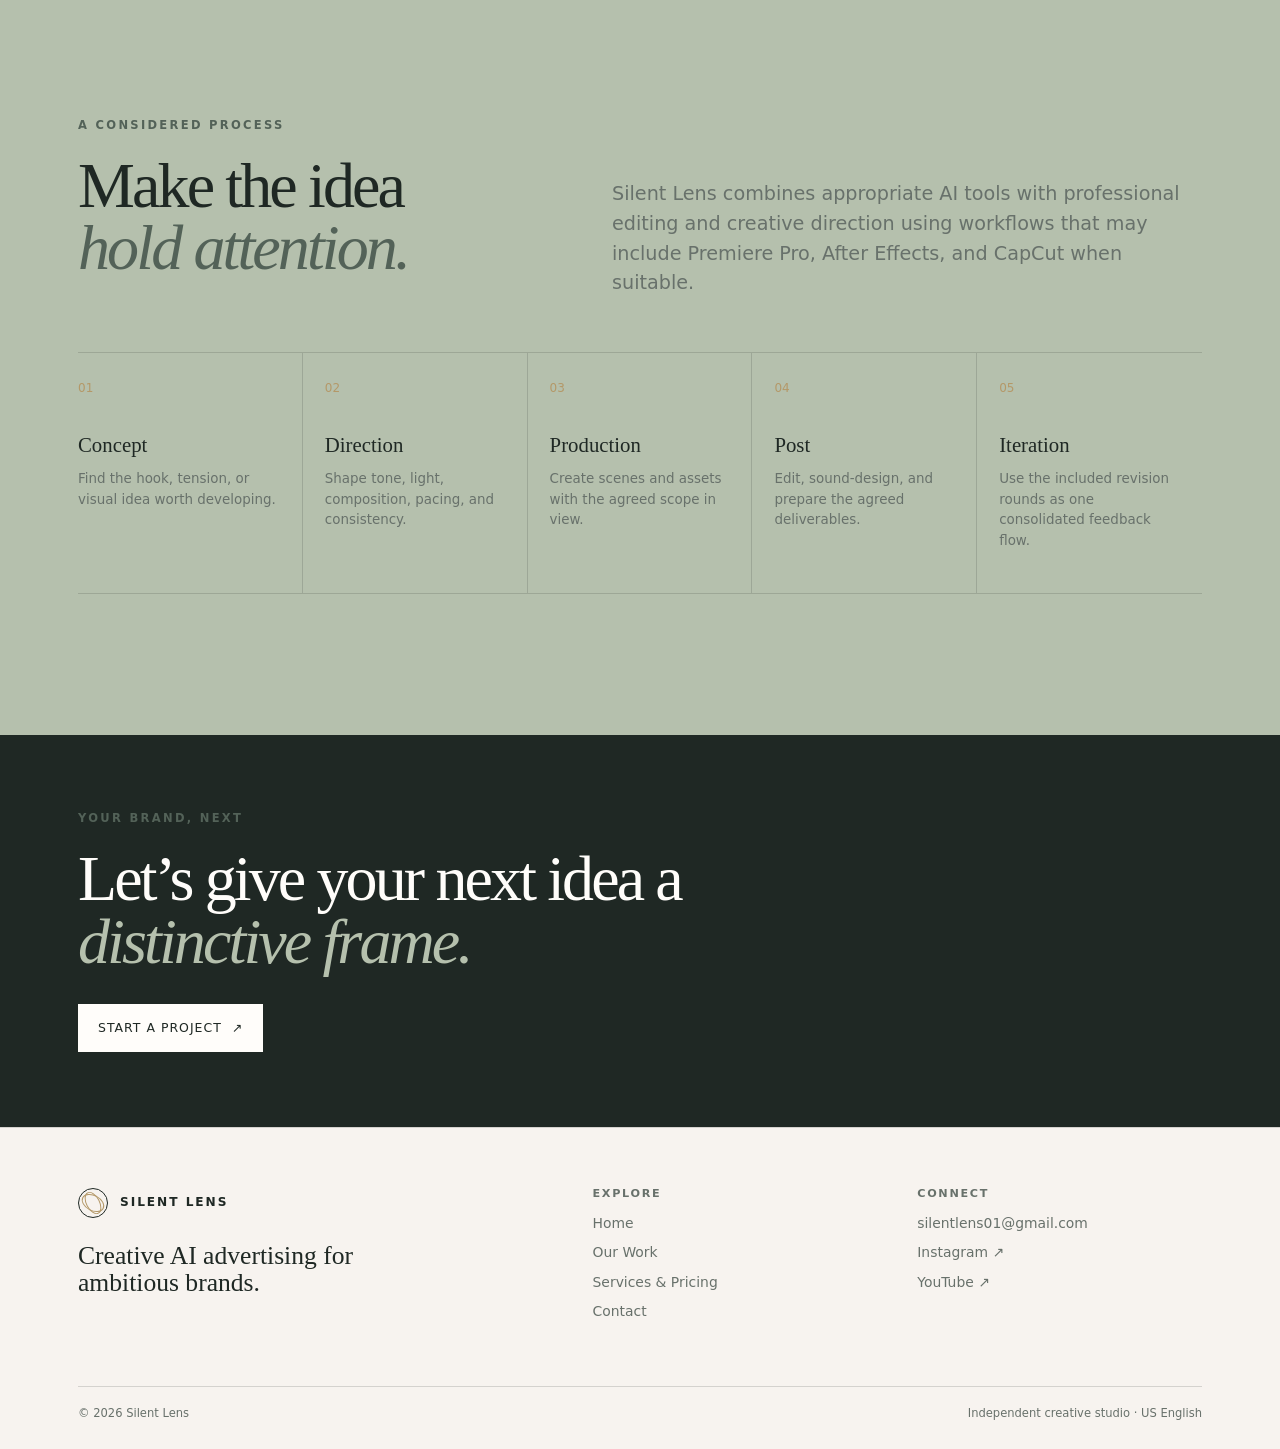
<file: work.html>
<!doctype html>
<html lang="en-US">
<head><meta charset="utf-8"><meta name="viewport" content="width=device-width, initial-scale=1"><title>Our Work — Silent Lens</title><meta name="description" content="Explore concept-led cinematic product ads, performance creative, and AI visual directions from Silent Lens."><link rel="canonical" href="/work.html"><meta property="og:title" content="Our Work — Silent Lens"><meta property="og:description" content="Concept-led cinematic product ads and AI visual directions from Silent Lens."><link rel="stylesheet" href="styles.css"><script defer src="script.js"></script></head>
<body>
<header class="site-header"><div class="nav-wrap"><a class="wordmark" href="index.html" aria-label="Silent Lens home"><span class="mark" aria-hidden="true"></span><span>Silent Lens</span></a><button class="nav-toggle" aria-expanded="false" aria-controls="main-nav" aria-label="Open navigation">Menu</button><nav class="nav-links" id="main-nav" aria-label="Primary navigation"><a href="index.html">Home</a><a href="work.html" aria-current="page">Our Work</a><a href="services.html">Services &amp; Pricing</a><a href="contact.html">Contact</a></nav></div></header>
<main><section class="page-hero"><div class="container"><p class="eyebrow">Our work</p><h1 class="display">A visual language for <em>what comes next.</em></h1><p class="lede">Three concept advertisements exploring atmosphere, product desire, and confident visual storytelling. Each project is presented as an independent creative study rather than work created for a real client.</p></div></section>
<section class="section"><div class="container"><div class="work-list"><article class="work-detail" id="project-one"><div class="work-detail-media"><div class="video-frame"><iframe src="https://www.youtube.com/embed/UniMApQGATE?rel=0" title="EMBER — Autumn Magic dark chocolate concept advertisement" loading="lazy" allow="accelerometer; autoplay; clipboard-write; encrypted-media; gyroscope; picture-in-picture; web-share" allowfullscreen></iframe></div></div><div class="work-detail-copy"><p class="eyebrow">Independent Concept Project · Luxury Food &amp; Beverage · Concept Ad</p><h2>EMBER — Autumn Magic</h2><p class="small">YouTube Short · Dark chocolate advertising concept</p><p class="lede">A cinematic dark chocolate advertising concept featuring a warm, atmospheric autumn mood and premium product storytelling.</p><div class="note-box"><strong>Independent concept project.</strong> A creative study, not a campaign created for a real client or a case study with client results. <a class="text-link" href="https://youtube.com/shorts/UniMApQGATE?feature=share" target="_blank" rel="noopener">Watch the Film ↗</a></div></div></article><article class="work-detail" id="project-two"><div class="work-detail-media"><div class="video-frame"><iframe src="https://www.youtube.com/embed/r35Z1fL89jg?rel=0" title="VAYORA — Own the Ground premium sneaker concept advertisement" loading="lazy" allow="accelerometer; autoplay; clipboard-write; encrypted-media; gyroscope; picture-in-picture; web-share" allowfullscreen></iframe></div></div><div class="work-detail-copy"><p class="eyebrow">Independent Concept Project · Fashion &amp; Footwear · Concept Ad</p><h2>VAYORA — Own the Ground</h2><p class="small">YouTube Short · Premium sneaker advertising concept</p><p class="tagline">Your Energy. Your Rules.</p><p class="lede">A premium sneaker advertising concept built around confident, energetic fashion storytelling.</p><div class="note-box"><strong>Independent concept project.</strong> A creative study, not a campaign created for a real client or a case study with client results. <a class="text-link" href="https://youtube.com/shorts/r35Z1fL89jg?feature=share" target="_blank" rel="noopener">Watch the Film ↗</a></div></div></article><article class="work-detail" id="project-three"><div class="work-detail-media"><div class="video-frame" id="project-three-video"><video controls playsinline preload="metadata" poster="assets/owala-carry-it-everywhere-poster.jpg"><source src="assets/owala-carry-it-everywhere.mp4" type="video/mp4">Your browser does not support the video player. <a href="assets/owala-carry-it-everywhere.mp4">Download the film</a>.</video></div></div><div class="work-detail-copy"><p class="eyebrow">Independent Concept Project · Lifestyle Product · Holiday Concept Ad</p><h2>Owala — Carry It Everywhere</h2><p class="small">Self-hosted video · Owala FreeSip lifestyle advertisement concept</p><p class="lede">A holiday lifestyle concept for Owala FreeSip bottles, moving from everyday routines to gift-ready product storytelling.</p><div class="note-box"><strong>Independent concept project.</strong> A creative study featuring the Owala brand and product; no client relationship or campaign result is implied. <a class="text-link" href="#project-three-video">Watch the Film ↗</a></div></div></article></div></div></section>
<section class="section sage-band"><div class="container"><div class="split-heading"><div><p class="eyebrow">A considered process</p><h2>Make the idea <em>hold attention.</em></h2></div><p class="lede">Silent Lens combines appropriate AI tools with professional editing and creative direction using workflows that may include Premiere Pro, After Effects, and CapCut when suitable.</p></div><div class="steps"><article class="step"><span class="step-index">01</span><h3>Concept</h3><p>Find the hook, tension, or visual idea worth developing.</p></article><article class="step"><span class="step-index">02</span><h3>Direction</h3><p>Shape tone, light, composition, pacing, and consistency.</p></article><article class="step"><span class="step-index">03</span><h3>Production</h3><p>Create scenes and assets with the agreed scope in view.</p></article><article class="step"><span class="step-index">04</span><h3>Post</h3><p>Edit, sound-design, and prepare the agreed deliverables.</p></article><article class="step"><span class="step-index">05</span><h3>Iteration</h3><p>Use the included revision rounds as one consolidated feedback flow.</p></article></div></div></section><section class="cta-band"><div class="container"><p class="eyebrow">Your brand, next</p><h2>Let’s give your next idea a <em>distinctive frame.</em></h2><a class="btn" href="contact.html">Start a Project <span>↗</span></a></div></section></main>
<footer class="site-footer"><div class="container"><div class="footer-grid"><div><a class="wordmark" href="index.html"><span class="mark" aria-hidden="true"></span><span>Silent Lens</span></a><p class="footer-title">Creative AI advertising for ambitious brands.</p></div><div class="footer-col"><h3>Explore</h3><a href="index.html">Home</a><a href="work.html">Our Work</a><a href="services.html">Services &amp; Pricing</a><a href="contact.html">Contact</a></div><div class="footer-col"><h3>Connect</h3><a href="mailto:silentlens01@gmail.com">silentlens01@gmail.com</a><a href="https://www.instagram.com/sil_entlens?igsh=MWZ5cGxpajQ4aG9rcw==" target="_blank" rel="noopener">Instagram ↗</a><a href="https://youtube.com/@sil_entlens?si=eXmaPwwq5EKy2Gx1" target="_blank" rel="noopener">YouTube ↗</a></div></div><div class="footer-bottom"><span>© <span data-year></span> Silent Lens</span><span>Independent creative studio · US English</span></div></div></footer>
</body></html>
</file>
<file: styles.css>
:root {
  --cream: #efeae6;
  --paper: #f7f3ef;
  --sage: #b5c0ad;
  --sage-deep: #536258;
  --ink: #1f2824;
  --muted: #68716b;
  --line: rgba(31, 40, 36, .16);
  --gold: #b49868;
  --white: #fffdfa;
  --shadow: 0 24px 70px rgba(50, 55, 45, .12);
  --serif: Georgia, 'Times New Roman', serif;
  --sans: Inter, ui-sans-serif, system-ui, -apple-system, BlinkMacSystemFont, 'Segoe UI', sans-serif;
  --max: 1180px;
}

* { box-sizing: border-box; }
html { scroll-behavior: smooth; }
body { margin: 0; background: var(--cream); color: var(--ink); font-family: var(--sans); line-height: 1.55; }
::selection { background: var(--sage); color: var(--ink); }
a { color: inherit; text-decoration: none; }
img { display: block; max-width: 100%; }
button, input, select, textarea { font: inherit; }
button { cursor: pointer; }
:focus-visible { outline: 3px solid var(--gold); outline-offset: 4px; }

.site-header { position: sticky; top: 0; z-index: 20; background: rgba(239, 234, 230, .9); backdrop-filter: blur(16px); border-bottom: 1px solid var(--line); }
.nav-wrap { max-width: var(--max); margin: 0 auto; padding: 18px 28px; display: flex; align-items: center; justify-content: space-between; gap: 24px; }
.wordmark { display: inline-flex; align-items: center; gap: 12px; letter-spacing: .16em; text-transform: uppercase; font-size: .76rem; font-weight: 700; }
.mark { width: 30px; height: 30px; border: 1px solid var(--ink); border-radius: 50%; display: grid; place-items: center; position: relative; }
.mark::before, .mark::after { content: ''; position: absolute; border: 1px solid var(--gold); border-radius: 50%; }
.mark::before { inset: 6px 2px; transform: rotate(28deg); }
.mark::after { inset: 2px 7px; transform: rotate(-28deg); }
.nav-links { display: flex; align-items: center; gap: clamp(18px, 3vw, 38px); font-size: .78rem; color: var(--muted); }
.nav-links a { position: relative; padding: 8px 0; }
.nav-links a::after { content: ''; position: absolute; left: 0; right: 0; bottom: 2px; height: 1px; background: var(--ink); transform: scaleX(0); transform-origin: right; transition: transform .3s ease; }
.nav-links a:hover::after, .nav-links a[aria-current='page']::after { transform: scaleX(1); transform-origin: left; }
.nav-links a[aria-current='page'] { color: var(--ink); }
.nav-toggle { display: none; border: 0; background: transparent; color: var(--ink); padding: 8px; }

.container { max-width: var(--max); margin: 0 auto; padding: 0 28px; }
.section { padding: clamp(74px, 11vw, 150px) 0; }
.eyebrow { margin: 0 0 20px; color: var(--sage-deep); font-size: .72rem; letter-spacing: .2em; text-transform: uppercase; font-weight: 700; }
.display { margin: 0; font: 400 clamp(3.6rem, 9vw, 8.6rem)/.92 var(--serif); letter-spacing: -.06em; max-width: 900px; }
.display em, h2 em { font-style: italic; color: var(--sage-deep); }
h1, h2, h3, p { margin-top: 0; }
h2 { font: 400 clamp(2.5rem, 5vw, 5rem)/.98 var(--serif); letter-spacing: -.045em; margin-bottom: 24px; }
h3 { font: 400 clamp(1.4rem, 2.8vw, 2.1rem)/1.1 var(--serif); margin-bottom: 12px; }
.lede { max-width: 590px; color: var(--muted); font-size: clamp(1rem, 1.6vw, 1.2rem); }
.small { color: var(--muted); font-size: .88rem; }

.hero { padding: clamp(80px, 12vw, 160px) 0 80px; overflow: hidden; }
.hero-grid { display: grid; grid-template-columns: minmax(0, 1.02fr) minmax(360px, .98fr); gap: clamp(40px, 8vw, 110px); align-items: center; }
.hero-copy { position: relative; z-index: 2; }
.hero-copy .lede { margin: 30px 0 34px; }
.hero-actions { display: flex; flex-wrap: wrap; gap: 12px; }
.btn { display: inline-flex; align-items: center; justify-content: center; gap: 10px; min-height: 48px; padding: 13px 19px; border: 1px solid var(--ink); background: var(--ink); color: var(--white); font-size: .78rem; letter-spacing: .08em; text-transform: uppercase; transition: transform .25s ease, background .25s ease, color .25s ease; }
.btn:hover { transform: translateY(-3px); background: var(--sage-deep); border-color: var(--sage-deep); }
.btn-secondary { background: transparent; color: var(--ink); }
.btn-secondary:hover { color: var(--white); }
.hero-note { display: flex; align-items: center; gap: 11px; margin-top: 80px; color: var(--muted); font-size: .72rem; letter-spacing: .12em; text-transform: uppercase; }
.hero-note::before { content: ''; width: 42px; height: 1px; background: var(--gold); }
.hero-visual { position: relative; }
.hero-visual::before { content: ''; position: absolute; width: 76%; aspect-ratio: 1; top: -12%; right: -12%; border: 1px solid rgba(180, 152, 104, .45); border-radius: 50%; }
.hero-visual img { position: relative; width: 100%; height: auto; aspect-ratio: 848 / 1264; object-fit: contain; background: var(--cream); box-shadow: var(--shadow); }
.visual-caption { display: flex; justify-content: space-between; gap: 16px; padding-top: 13px; color: var(--muted); font-size: .72rem; letter-spacing: .1em; text-transform: uppercase; }

.split-heading { display: grid; grid-template-columns: .7fr 1.3fr; gap: 40px; align-items: end; margin-bottom: 48px; }
.split-heading .lede { margin: 0 0 6px auto; }
.work-grid { display: grid; grid-template-columns: 1.15fr .85fr; gap: 34px; align-items: start; }
.project-card { display: block; position: relative; }
.project-card:nth-child(2) { margin-top: 96px; }
.project-image { position: relative; overflow: hidden; background: var(--sage); }
.project-image img { width: 100%; aspect-ratio: 1.35 / 1; object-fit: cover; transition: transform .6s cubic-bezier(.2,.7,.2,1); }
.project-card:hover .project-image img { transform: scale(1.04); }
.project-label { position: absolute; left: 16px; top: 16px; padding: 7px 10px; background: var(--cream); color: var(--ink); font-size: .64rem; letter-spacing: .16em; text-transform: uppercase; }
.project-meta { display: flex; align-items: start; justify-content: space-between; gap: 18px; padding: 17px 0 0; border-bottom: 1px solid var(--line); padding-bottom: 18px; }
.project-meta h3 { margin: 0; font-size: 1.55rem; }
.project-meta p { margin: 5px 0 0; color: var(--muted); font-size: .82rem; }
.arrow { font-size: 1.4rem; transition: transform .25s ease; }
.project-card:hover .arrow { transform: translate(4px, -4px); }

.sage-band { background: var(--sage); }
.service-grid { display: grid; grid-template-columns: repeat(3, 1fr); border-top: 1px solid var(--line); }
.service-item { min-height: 260px; padding: 28px 30px 32px 0; border-right: 1px solid var(--line); }
.service-item:not(:first-child) { padding-left: 30px; }
.service-item:last-child { border-right: 0; }
.service-number { color: var(--gold); font-size: .76rem; letter-spacing: .18em; }
.service-item h3 { margin-top: 50px; }
.service-item p { color: var(--muted); font-size: .9rem; }
.text-link { display: inline-flex; align-items: center; gap: 9px; margin-top: 12px; font-size: .76rem; font-weight: 700; letter-spacing: .1em; text-transform: uppercase; }
.text-link::after { content: '↗'; color: var(--gold); font-size: 1rem; }

.principles { display: grid; grid-template-columns: .8fr 1.2fr; gap: 60px; }
.principle-list { border-top: 1px solid var(--line); }
.principle { display: grid; grid-template-columns: 42px 1fr; gap: 20px; padding: 24px 0; border-bottom: 1px solid var(--line); }
.principle-number { color: var(--gold); font-size: .75rem; }
.principle h3 { margin: 0 0 7px; }
.principle p { max-width: 520px; margin: 0; color: var(--muted); font-size: .9rem; }

.steps { display: grid; grid-template-columns: repeat(5, 1fr); border-top: 1px solid var(--line); border-bottom: 1px solid var(--line); }
.step { padding: 22px 22px 28px 0; border-right: 1px solid var(--line); }
.step:not(:first-child) { padding-left: 22px; }
.step:last-child { border-right: 0; }
.step-index { color: var(--gold); font-size: .75rem; }
.step h3 { margin-top: 34px; font-size: 1.3rem; }
.step p { color: var(--muted); font-size: .84rem; }

.price-grid { display: grid; grid-template-columns: repeat(4, 1fr); gap: 14px; }
.price-card { display: flex; flex-direction: column; min-height: 410px; padding: 27px 24px 24px; background: var(--paper); border: 1px solid var(--line); }
.price-card.featured { background: var(--ink); color: var(--white); border-color: var(--ink); transform: translateY(-10px); }
.price-card .small { min-height: 42px; }
.price-card .price { margin: 22px 0; font: 400 2.4rem/1 var(--serif); letter-spacing: -.05em; }
.price-card ul { margin: 0; padding: 20px 0 0 17px; border-top: 1px solid var(--line); color: var(--muted); font-size: .82rem; }
.featured ul, .featured .small { color: rgba(255, 253, 250, .68); border-color: rgba(255, 253, 250, .2); }
.price-card li { margin-bottom: 9px; }
.price-card .text-link { margin-top: auto; }

.faq-list { max-width: 900px; border-top: 1px solid var(--line); }
details { border-bottom: 1px solid var(--line); }
summary { display: flex; align-items: center; justify-content: space-between; gap: 25px; padding: 20px 0; cursor: pointer; list-style: none; font: 400 1.25rem/1.2 var(--serif); }
summary::-webkit-details-marker { display: none; }
summary::after { content: '+'; color: var(--gold); font: 400 1.6rem/1 var(--sans); }
details[open] summary::after { content: '−'; }
details p { max-width: 740px; padding: 0 46px 21px 0; margin: 0; color: var(--muted); font-size: .91rem; }

.cta-band { padding: 75px 0; background: var(--ink); color: var(--white); }
.cta-band h2 { max-width: 650px; margin-bottom: 30px; }
.cta-band h2 em { color: var(--sage); }
.cta-band .btn { background: var(--white); color: var(--ink); border-color: var(--white); }
.cta-band .btn:hover { background: var(--sage); border-color: var(--sage); }

.page-hero { padding: 100px 0 75px; border-bottom: 1px solid var(--line); }
.page-hero .display { max-width: 900px; }
.page-hero .lede { margin-top: 28px; }
.work-list { display: grid; gap: 75px; }
.work-detail { display: grid; grid-template-columns: 1.15fr .85fr; gap: 55px; align-items: center; }
.work-detail:nth-child(even) { grid-template-columns: .85fr 1.15fr; }
.work-detail:nth-child(even) .work-detail-media { order: 2; }
.work-detail-media img { width: 100%; aspect-ratio: 1.25 / 1; object-fit: cover; }
.video-frame { width: min(100%, 390px); margin-inline: auto; aspect-ratio: 9 / 16; overflow: hidden; background: var(--ink); }
.video-frame iframe { display: block; width: 100%; height: 100%; border: 0; }
.video-frame video { display: block; width: 100%; height: 100%; object-fit: cover; background: var(--ink); }
.work-detail-copy h2 { margin-bottom: 15px; font-size: clamp(2.2rem, 4vw, 4.4rem); }
.work-detail-copy .small { margin-bottom: 20px; }
.tagline { margin: -4px 0 20px; color: var(--sage-deep); font-family: var(--serif); font-size: 1.15rem; font-style: italic; }
.note-box { padding: 18px 20px; margin-top: 28px; border-left: 2px solid var(--gold); background: rgba(255,255,255,.25); color: var(--muted); font-size: .86rem; }

.pricing-intro { display: flex; justify-content: space-between; gap: 50px; align-items: end; margin-bottom: 50px; }
.pricing-intro .lede { margin-bottom: 6px; }
.large-price-grid { display: grid; gap: 18px; }
.large-price-card { display: grid; grid-template-columns: .8fr 1.2fr .7fr; gap: 25px; padding: 28px 0; border-top: 1px solid var(--line); }
.large-price-card:last-child { border-bottom: 1px solid var(--line); }
.large-price-card h3 { margin: 0; }
.large-price-card ul { margin: 0; padding-left: 17px; color: var(--muted); font-size: .9rem; }
.large-price { text-align: right; font: 400 2.6rem/1 var(--serif); letter-spacing: -.06em; }
.policy-grid { display: grid; grid-template-columns: 1fr 1fr; gap: 30px; }
.policy-card { padding: 30px; background: var(--paper); }
.policy-card h3 { margin-top: 0; }
.policy-card p, .policy-card li { color: var(--muted); font-size: .9rem; }
.policy-card ul { padding-left: 19px; }

.contact-grid { display: grid; grid-template-columns: .7fr 1.3fr; gap: 70px; align-items: start; }
.contact-aside { position: sticky; top: 110px; }
.contact-aside h2 { font-size: clamp(2.5rem, 5vw, 5rem); }
.contact-form { padding: 32px; background: var(--paper); border: 1px solid var(--line); }
.form-grid { display: grid; grid-template-columns: 1fr 1fr; gap: 20px; }
.field { display: flex; flex-direction: column; gap: 8px; }
.field.full { grid-column: 1 / -1; }
label { font-size: .75rem; letter-spacing: .08em; text-transform: uppercase; font-weight: 700; }
input, select, textarea { width: 100%; border: 1px solid var(--line); border-radius: 0; background: var(--white); color: var(--ink); padding: 13px 14px; }
textarea { min-height: 150px; resize: vertical; }
input:focus, select:focus, textarea:focus { border-color: var(--sage-deep); outline: 2px solid rgba(83, 98, 88, .2); }
.field-hint { color: var(--muted); font-size: .77rem; }
.form-footer { display: flex; align-items: center; justify-content: space-between; gap: 20px; margin-top: 22px; }
.form-status { margin: 18px 0 0; padding: 15px; background: rgba(181, 192, 173, .35); color: var(--sage-deep); font-size: .88rem; }
.form-status.error { background: rgba(174, 112, 92, .15); color: #804a3b; }
.hidden { display: none !important; }

.site-footer { padding: 60px 0 26px; background: var(--paper); border-top: 1px solid var(--line); }
.footer-grid { display: grid; grid-template-columns: 1.25fr .75fr .75fr; gap: 40px; padding-bottom: 55px; }
.footer-title { margin: 18px 0 0; max-width: 280px; font: 400 1.6rem/1.05 var(--serif); }
.footer-col h3 { margin: 0 0 14px; font: 700 .7rem/1 var(--sans); letter-spacing: .15em; text-transform: uppercase; color: var(--muted); }
.footer-col a { display: block; width: fit-content; margin-bottom: 8px; color: var(--muted); font-size: .87rem; }
.footer-col a:hover { color: var(--ink); }
.footer-bottom { display: flex; justify-content: space-between; gap: 20px; padding-top: 18px; border-top: 1px solid var(--line); color: var(--muted); font-size: .72rem; }

@media (max-width: 940px) {
  .hero-grid, .work-detail, .work-detail:nth-child(even) { grid-template-columns: 1fr; }
  .hero-visual { max-width: 640px; margin-left: auto; }
  .project-card:nth-child(2) { margin-top: 0; }
  .service-grid, .price-grid { grid-template-columns: repeat(2, 1fr); }
  .service-item:nth-child(2) { border-right: 0; }
  .service-item:nth-child(3) { border-top: 1px solid var(--line); padding-left: 0; }
  .steps { grid-template-columns: repeat(3, 1fr); }
  .step:nth-child(3) { border-right: 0; }
  .step:nth-child(n+4) { border-top: 1px solid var(--line); }
  .step:nth-child(4) { padding-left: 0; }
  .principles, .contact-grid { grid-template-columns: 1fr; }
  .contact-aside { position: static; }
  .large-price-card { grid-template-columns: 1fr 1.5fr .7fr; }
}

@media (max-width: 680px) {
  .nav-wrap { padding: 15px 20px; }
  .nav-toggle { display: block; }
  .nav-links { display: none; position: absolute; top: 63px; left: 0; right: 0; flex-direction: column; align-items: flex-start; gap: 0; padding: 12px 20px 20px; background: var(--cream); border-bottom: 1px solid var(--line); }
  .nav-links.is-open { display: flex; }
  .nav-links a { width: 100%; padding: 13px 0; }
  .container { padding: 0 20px; }
  .hero { padding-top: 70px; }
  .display { font-size: clamp(3.2rem, 16vw, 5rem); }
  .split-heading, .pricing-intro { grid-template-columns: 1fr; display: block; }
  .split-heading .lede, .pricing-intro .lede { margin: 0; }
  .service-grid, .price-grid, .policy-grid, .form-grid { grid-template-columns: 1fr; }
  .service-item, .service-item:not(:first-child) { padding: 24px 0; border-right: 0; border-top: 1px solid var(--line); }
  .service-item:first-child { border-top: 0; }
  .steps { grid-template-columns: 1fr 1fr; }
  .step, .step:not(:first-child) { padding: 20px 17px 22px 0; border-right: 0; }
  .step:nth-child(odd) { padding-left: 0; border-right: 1px solid var(--line); }
  .step:nth-child(n+3) { border-top: 1px solid var(--line); }
  .price-card.featured { transform: none; }
  .large-price-card { display: block; }
  .large-price { text-align: left; margin-top: 18px; }
  .large-price-card ul { margin-top: 16px; }
  .contact-form { padding: 22px; }
  .field.full { grid-column: auto; }
  .form-footer, .footer-bottom { align-items: flex-start; flex-direction: column; }
  .footer-grid { grid-template-columns: 1fr 1fr; }
  .footer-grid > :first-child { grid-column: 1 / -1; }
  .visual-caption { font-size: .62rem; }
}

@media (prefers-reduced-motion: reduce) {
  *, *::before, *::after { scroll-behavior: auto !important; transition-duration: .01ms !important; animation-duration: .01ms !important; }
}
</file>
